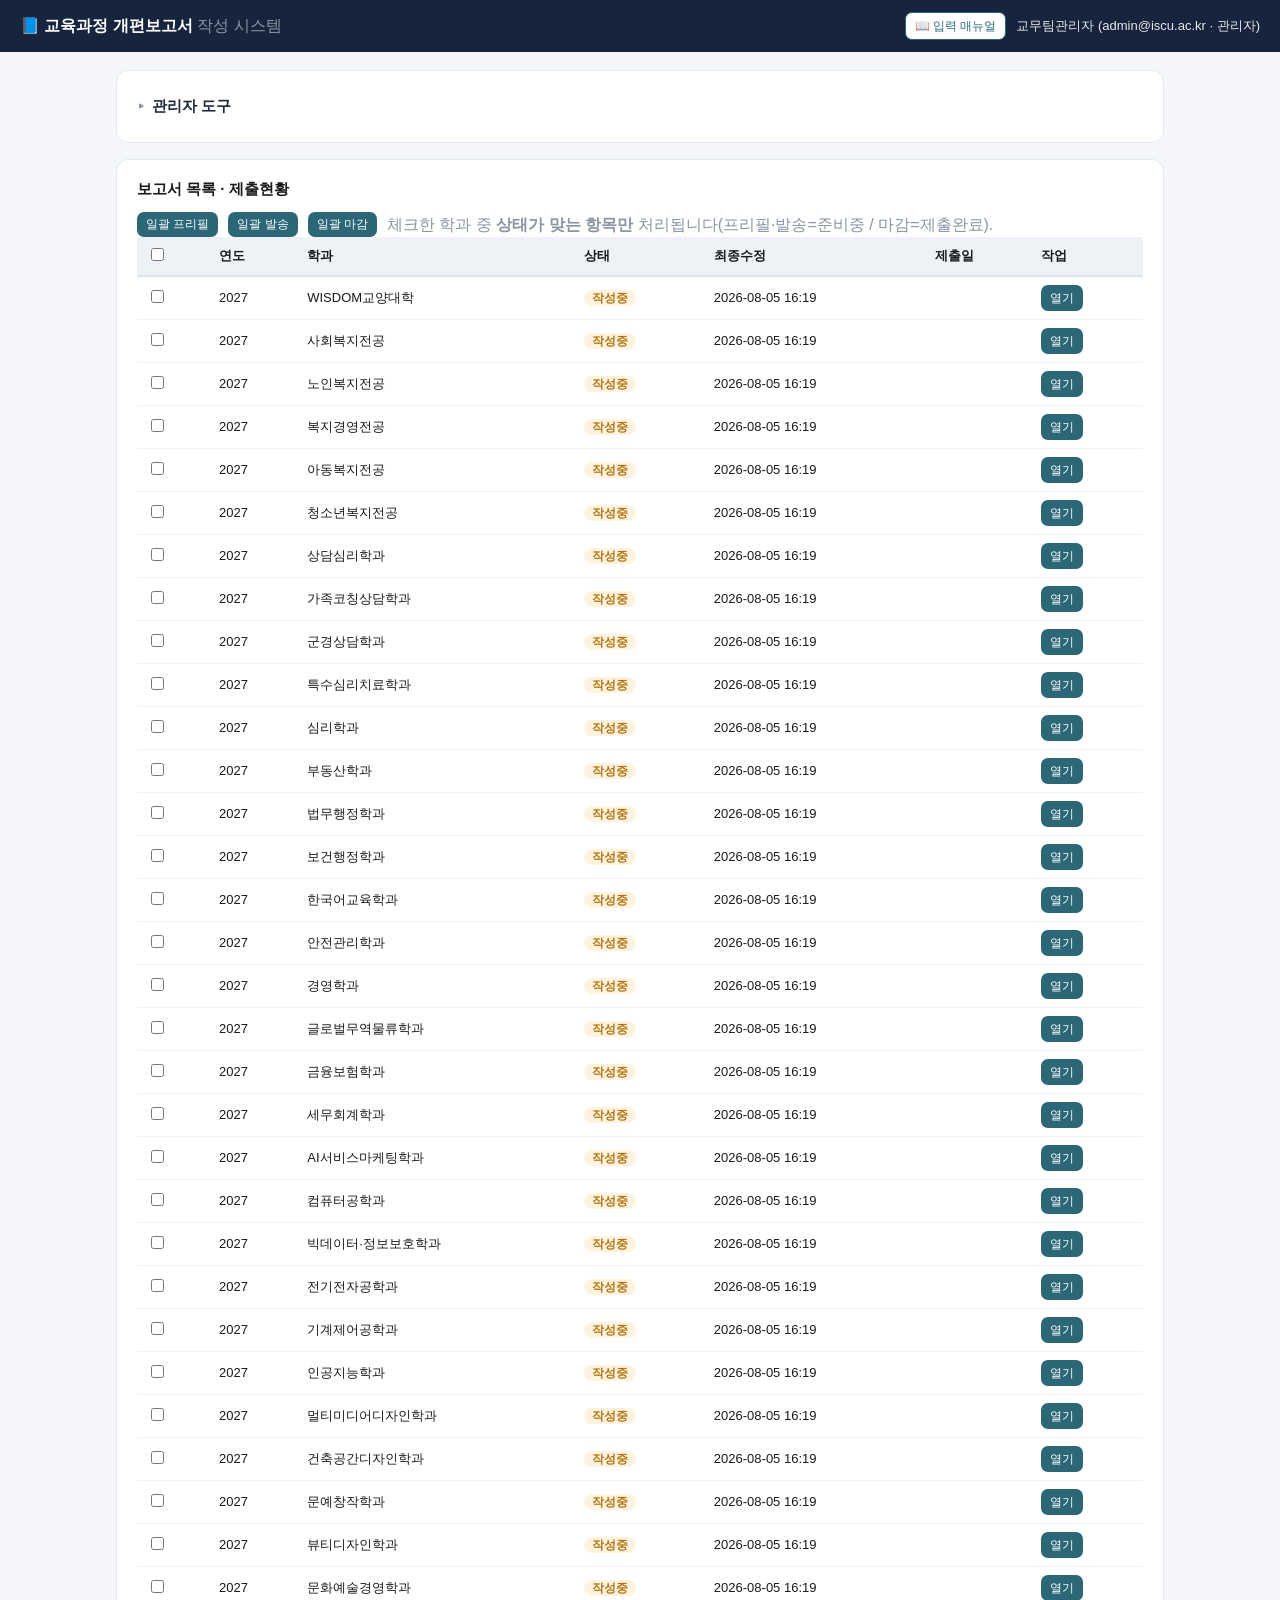
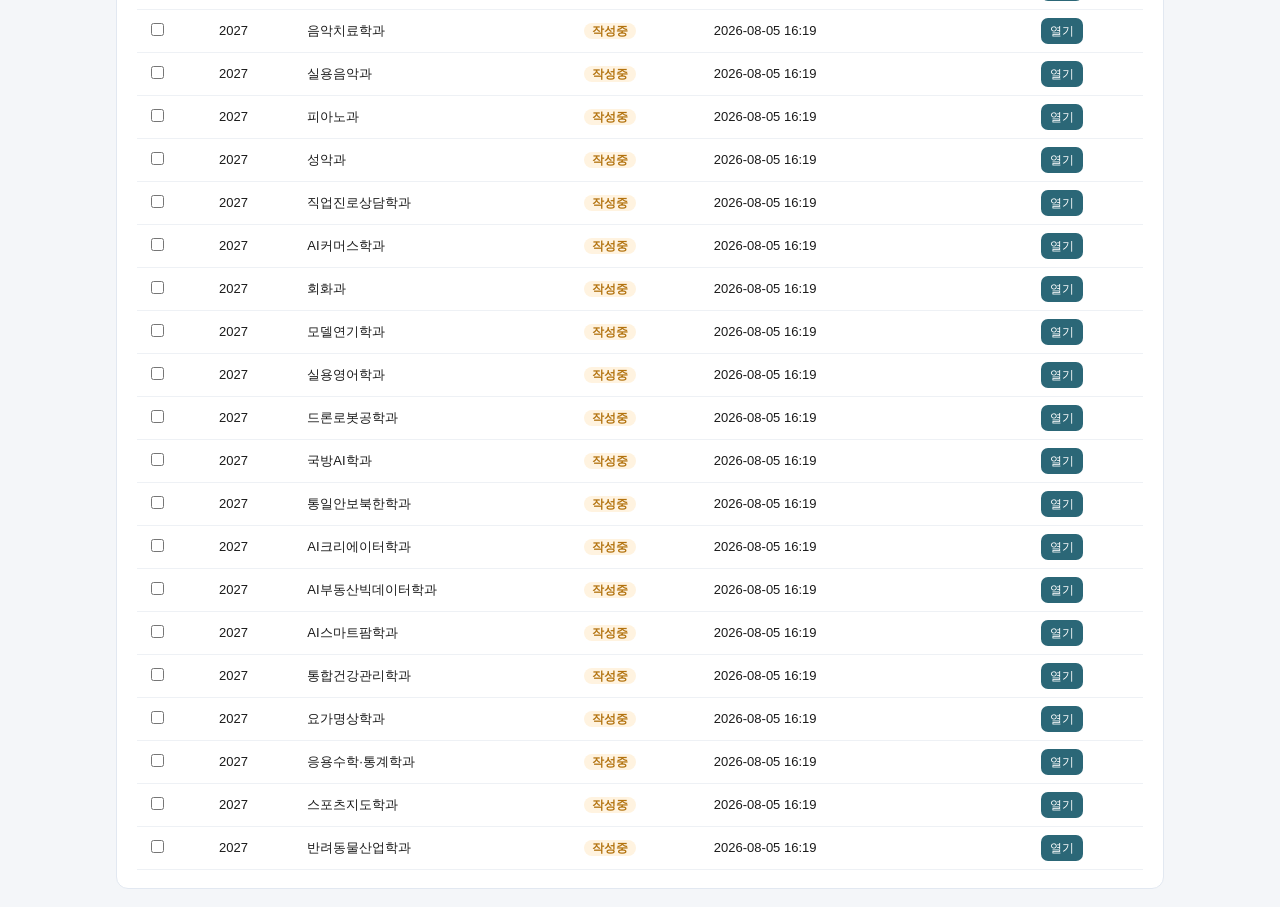
<file: index.html>
<!DOCTYPE html>
<!-- 파일: index.html — 로그인 · 보고서 목록 · 제출현황 대시보드 · (관리자)연도개시/계정관리 -->
<html lang="ko">
<head>
<meta charset="UTF-8">
<meta name="viewport" content="width=device-width, initial-scale=1">
<title>교육과정 개편보고서 작성 시스템</title>
<link rel="stylesheet" href="ui.css">
</head>
<body data-page="index">

<header class="topbar">
  <div class="brand">📘 교육과정 개편보고서 <span class="muted">작성 시스템</span></div>
  <div class="row">
    <a class="btn ghost sm" href="manual.html" target="_blank" rel="noopener">📖 입력 매뉴얼</a>
    <div id="who" class="who"></div>
  </div>
</header>

<!-- 로그인 -->
<section id="loginBox" class="loginbox">
  <h2>로그인</h2>
  <p class="muted">서울사이버대학교 <b>iscu.ac.kr</b> 계정으로 로그인하세요.</p>
  <div id="gsiButton"></div>
</section>

<!-- 본문 -->
<main id="app" style="display:none">

  <!-- 관리자 패널 (아코디언: 기본 접힘) -->
  <section id="adminPanel" class="card" style="display:none">
    <details class="acc">
      <summary class="acc-h">관리자 도구</summary>
      <div class="row" style="margin-top:10px">
        <label>연도 개시 <input id="openYear" type="number" placeholder="2027" style="width:90px"></label>
        <details class="acc" style="flex-basis:100%">
          <summary class="acc-h sm">학과 선택 (연도 개시 대상) — 펼쳐서 체크</summary>
          <div id="deptChecks" class="chks" style="margin-top:6px"></div>
        </details>
        <button class="btn" onclick="IndexPage.openYear()">보고서 생성</button>
        <button class="btn ghost" onclick="IndexPage.openAccounts()">계정 관리</button>
      </div>
    </details>
  </section>

  <!-- 제출현황 대시보드 -->
  <section class="card">
    <h3>보고서 목록 · 제출현황</h3>
    <!-- 관리자 전용 일괄 작업 툴바 (개별 행 버튼은 그대로 유지) -->
    <div id="bulkBar" class="row" style="display:none">
      <button class="btn sm" onclick="IndexPage.bulkPrefill()">일괄 프리필</button>
      <button class="btn sm" onclick="IndexPage.bulkSend()">일괄 발송</button>
      <button class="btn sm" onclick="IndexPage.bulkClose()">일괄 마감</button>
      <span class="muted">체크한 학과 중 <b>상태가 맞는 항목만</b> 처리됩니다(프리필·발송=준비중 / 마감=제출완료).</span>
    </div>
    <table class="grid">
      <thead><tr>
        <th id="chkHead" style="display:none"><input type="checkbox" id="chkAll" onclick="IndexPage.toggleAll(this)"></th>
        <th>연도</th><th>학과</th><th>상태</th><th>최종수정</th><th>제출일</th><th>작업</th>
      </tr></thead>
      <tbody id="reportBody"></tbody>
    </table>
  </section>
</main>

<!-- 계정관리 모달 -->
<div id="accountModal" class="modal" style="display:none">
  <div class="modal-box">
    <h3>담당자 계정 관리 (ACCESS)</h3>
    <p class="muted">시트를 직접 편집해도 즉시 반영됩니다. 삭제 대신 사용여부(useYn)=N 으로 관리하세요. <b>학과는 등록 후 아래 표의 [학과 배정] 버튼으로 지정</b>합니다(관리자는 자동 전 학과).</p>
    <div class="form-grid">
      <input id="u_email" placeholder="이메일 @iscu.ac.kr">
      <input id="u_name" placeholder="이름">
      <select id="u_role"><option value="professor">교수자</option><option value="assistant">조교</option><option value="admin">관리자</option></select>
      <select id="u_submit"><option value="Y">제출가능</option><option value="N">제출불가</option></select>
      <select id="u_use"><option value="Y">사용</option><option value="N">미사용</option></select>
      <button class="btn" onclick="IndexPage.saveUser()">등록/수정</button>
    </div>
    <table class="grid">
      <thead><tr><th>이메일</th><th>이름</th><th>권한</th><th>담당 학과</th><th>제출</th><th>사용</th><th>학과 배정</th></tr></thead>
      <tbody id="userBody"></tbody>
    </table>
    <div class="right"><button class="btn ghost" onclick="document.getElementById('accountModal').style.display='none'">닫기</button></div>
  </div>
</div>

<div id="toast" class="toast"></div>

<script src="api.js"></script>
<script src="app.js"></script>
</body>
</html>
</file>
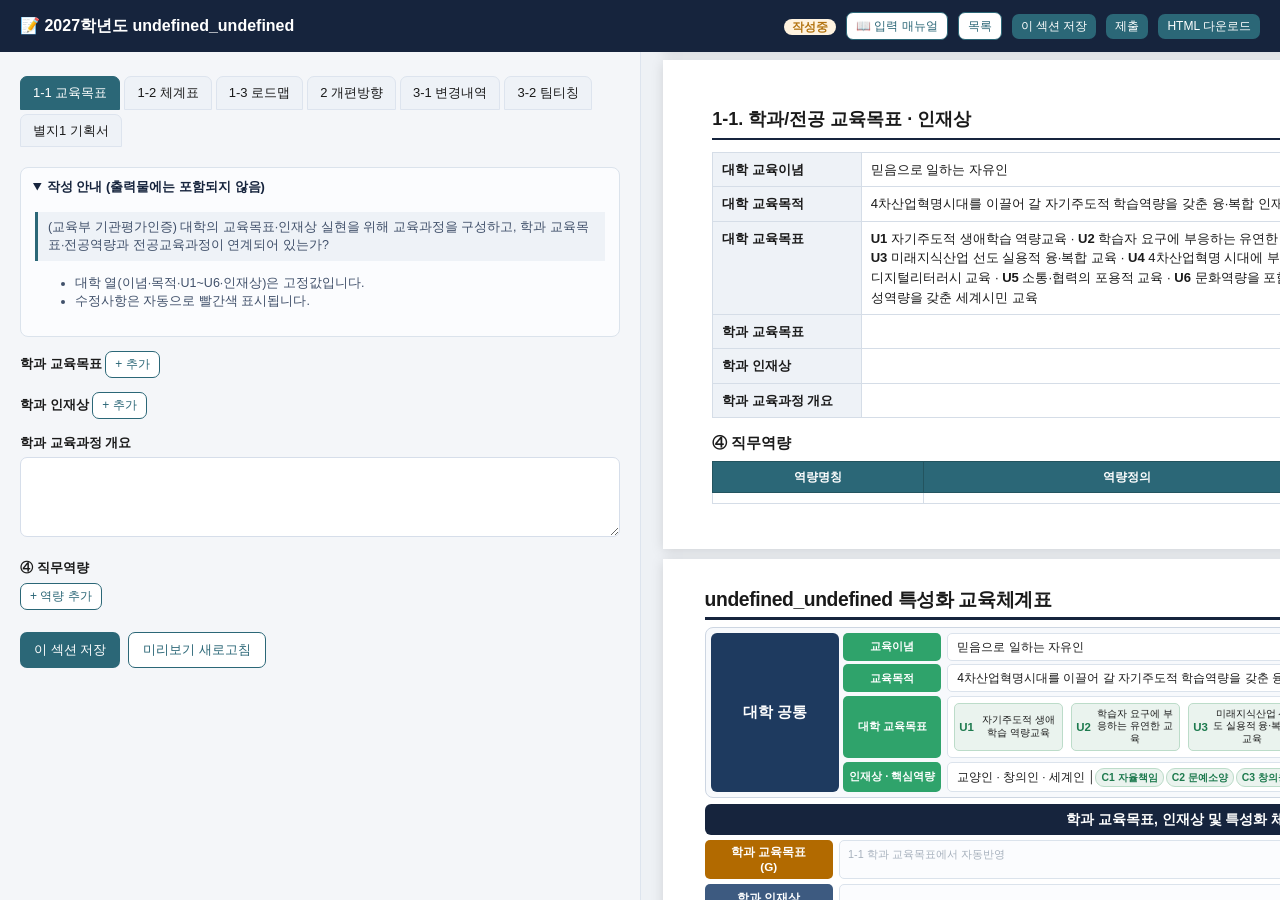
<file: edit.html>
<!DOCTYPE html>
<!-- 파일: edit.html — 섹션별 입력폼 + 실시간 미리보기 + 프리필/되돌리기/적색표시 + 작성안내 -->
<html lang="ko">
<head>
<meta charset="UTF-8">
<meta name="viewport" content="width=device-width, initial-scale=1">
<title>보고서 작성 — 교육과정 개편보고서</title>
<link rel="stylesheet" href="ui.css">
<link rel="stylesheet" href="report.css">
</head>
<body data-page="edit">

<header class="topbar">
  <div class="brand">📝 <span id="hdrTitle">보고서 작성</span></div>
  <div class="row">
    <span id="statusBadge"></span>
    <a class="btn ghost sm" href="manual.html" target="_blank" rel="noopener">📖 입력 매뉴얼</a>
    <a class="btn ghost sm" href="index.html">목록</a>
    <button class="btn sm" onclick="Edit.saveCurrent()">이 섹션 저장</button>
    <button class="btn sm" onclick="Edit.submit()">제출</button>
    <button class="btn sm" onclick="Edit.download()">HTML 다운로드</button>
  </div>
</header>

<div class="edit-wrap">
  <!-- 입력 -->
  <div class="edit-pane">
    <div class="tabbar" id="tabbar"></div>
    <div id="editBody"></div>
  </div>
  <!-- 미리보기(출력과 동일 마크업/CSS) -->
  <div class="preview-pane">
    <div class="report" id="preview"></div>
  </div>
</div>

<div id="toast" class="toast"></div>

<script src="api.js"></script>
<script src="app.js"></script>
<script src="render.js"></script>
<script>
/* =============================================================================
 * edit.html 전용 컨트롤러
 * ========================================================================== */

/* [설정] 작성 안내 문구 — 교무팀이 매년 쉽게 고칠 수 있도록 텍스트 상수로 분리(§C2).
 *  이 안내는 "입력 화면에만" 표시되고 출력물에는 절대 실리지 않는다. */
var GUIDES = {
  sec1_1: { cite: '(교육부 기관평가인증) 대학의 교육목표·인재상 실현을 위해 교육과정을 구성하고, 학과 교육목표·전공역량과 전공교육과정이 연계되어 있는가?',
            tips: ['대학 열(이념·목적·U1~U6·인재상)은 고정값입니다.', '수정사항은 자동으로 빨간색 표시됩니다.'] },
  sec1_2: { cite: '(교육부 기관평가인증) 학과별 교육목표 및 전공능력(역량)과 전공교육과정은 연계되어 있는가?',
            tips: ['학과 교육목표는 대표 3~4개만 작성.', '배양역량에 C코드 병기 필수.', '성과증거는 학생이 내보이는 산출물(만족도·수강생 수 불가).', '비교과는 온/오프 구분 표기.'] },
  sec1_3: { cite: '(교육부 역량진단평가지표) 교육과정 편성의 적절성 — 수준단계별 체계화, 트렌드 반영여부.',
            tips: ['과목명만 기재. 1학년 과목도 필요시 상위 난이도 배치 가능.', '동시 개설학기는 학기마다 표기하되, "1학기/하계학기 각각 개설 시 1번만 입력".'] },
  sec2:   { cite: '(교육부 기관평가인증) 학생·사회·학문적 요구를 반영해 교육과정을 지속 개선하고 있는가?',
            tips: ['교육과정 변경이 있을 때만 작성. 없으면 "변경 없음" 체크.', '근거는 URL 기재(각주 자동번호). 교무처 제공 재학생 조사결과는 제출 제외.'] },
  sec3_1: { cite: '변경사항 코드 ①신설 ②폐지 ③과목명변경 ④학기변경 ⑤학년변경 ⑥학점변경 ⑦주관학과변경. 신설·폐지는 1행 1건.',
            tips: ['①신설 선택 시 별지1 교과목기획서 작성 필요.', '교육과정작성표(엑셀)와 상이하지 않도록 확인(엑셀 우선).'] },
  sec3_2: { cite: '팀티칭: 복수 교원이 교과목 제작·운영. 강의제작 참여교원만 원반 주담당 가능.', tips: [] },
  sec3_3: { cite: '[별지1] 핵심역량 2~4개 체크 → 각 내 하위역량 1개 이상. 개설 타당성은 정량 결과 필수.',
            tips: ['교과목 한글명은 띄어쓰기 없이 15자 이하.'] }
};

var TABS = [
  { id: 'sec1_1', label: '1-1 교육목표' },
  { id: 'sec1_2', label: '1-2 체계표' },
  { id: 'sec1_3', label: '1-3 로드맵' },
  { id: 'sec2',   label: '2 개편방향' },
  { id: 'sec3_1', label: '3-1 변경내역' },
  { id: 'sec3_2', label: '3-2 팀티칭' },
  { id: 'sec3_3', label: '별지1 기획서' }
];

var Edit = (function () {
  var state = { reportId: '', data: null, section: 'sec1_1', baseUpdatedAt: '', locked: false, canSubmit: true };
  var previewTimer = null;

  function init() {
    state.reportId = U.param('report');
    Auth.init(function () { load(); });
  }

  function load() {
    API.call('me', {}).then(function (m) { state.canSubmit = (m.me.submitYn === 'Y'); });
    API.call('getReport', { reportId: state.reportId }).then(function (d) {
      state.data = d;
      state.baseUpdatedAt = d.meta.updatedAt || '';
      state.locked = (d.meta.status === '잠금');
      U.el('hdrTitle').textContent = d.meta.year + '학년도 ' + d.meta.deptName;
      U.el('statusBadge').innerHTML = U.statusBadge(d.meta.status);
      recoverBackups();          // 서버 저장분보다 최신인 로컬 백업이 있으면 복구 제안(§7-2)
      renderTabs();
      show('sec1_1');            // show() 내부에서 refreshPreview() 수행(중복 호출 제거)
    }).catch(function (e) { U.toast(e.message || '불러오기 실패', true); });
  }

  /* 미저장 로컬 백업 복구: 서버 최종수정보다 나중에 백업된 섹션이 있으면 한 번만 확인 후 반영. */
  function recoverBackups() {
    var serverMs = Date.parse(state.baseUpdatedAt || '') || 0;
    var pending = [];
    TABS.forEach(function (t) {
      var bk = Backup.load(state.reportId, t.id);
      if (bk && bk.t > serverMs + 1000 && bk.payload) pending.push({ sec: t.id, bk: bk });
    });
    if (!pending.length) return;
    var names = pending.map(function (p) { return p.sec; }).join(', ');
    if (confirm('저장되지 않은 임시 백업이 있습니다(' + names + ').\n복구할까요? (취소하면 서버 저장본을 사용)')) {
      pending.forEach(function (p) { state.data[p.sec] = p.bk.payload; });
      U.toast('임시 백업을 복구했습니다. 확인 후 [이 섹션 저장] 하세요.');
    } else {
      pending.forEach(function (p) { Backup.clear(state.reportId, p.sec); });
    }
  }

  function renderTabs() {
    U.el('tabbar').innerHTML = TABS.map(function (t) {
      return '<div class="tab' + (t.id === state.section ? ' active' : '') + '" onclick="Edit.show(\'' + t.id + '\')">' + t.label + '</div>';
    }).join('');
  }

  function show(sec) {
    state.section = sec; renderTabs();
    var host = U.el('editBody');
    host.innerHTML = guideHtml(sec) + '<div id="secForm"></div>' + toolbarHtml();
    Editors[sec](U.el('secForm'));
    refreshPreview();          // 스페이서 포함 최신 미리보기 확보 후
    scrollPreviewTo(sec);      // 좌측 탭 이동 시 우측 미리보기도 해당 섹션으로 스크롤
  }

  /* 좌측 입력 탭을 바꾸면 우측 미리보기를 그 섹션 위치로 이동.
     미리보기 렌더 순서: [표지, 1-1, 1-2, 1-3, 2, 3-1, 3-2, 별지1…] (render.js buildReport 순서와 일치). */
  function scrollPreviewTo(sec) {
    var order = ['sec1_1', 'sec1_2', 'sec1_3', 'sec2', 'sec3_1', 'sec3_2', 'sec3_3'];
    var pos = order.indexOf(sec);
    if (pos < 0) return;
    var pane = document.querySelector('.preview-pane');
    var preview = U.el('preview');
    if (!pane || !preview) return;
    var sheets = preview.querySelectorAll('.sheet');
    var target = sheets[pos + 1];   // +1: 맨 앞 표지(cover)
    if (!target) return;            // 별지1이 비어 있으면 해당 시트 없음 → 이동 안 함
    var top = target.getBoundingClientRect().top - pane.getBoundingClientRect().top + pane.scrollTop;
    pane.scrollTo({ top: Math.max(0, top - 8), behavior: 'smooth' });
  }

  function guideHtml(sec) {
    var g = GUIDES[sec]; if (!g) return '';
    return '<details class="guide" open><summary>작성 안내 (출력물에는 포함되지 않음)</summary>' +
      '<div class="guide-body"><div class="cite">' + U.esc(g.cite) + '</div>' +
      '<ul>' + (g.tips || []).map(function (t) { return '<li>' + U.esc(t) + '</li>'; }).join('') + '</ul></div></details>';
  }
  function toolbarHtml() {
    return '<div class="toolbar"><button class="btn" onclick="Edit.saveCurrent()">이 섹션 저장</button>' +
      '<button class="btn ghost" onclick="Edit.refreshPreview()">미리보기 새로고침</button>' +
      (state.locked ? '<span class="warnmsg">마감된 보고서입니다(열람·다운로드만).</span>' : '') + '</div>';
  }

  /* 값 변경 시: 미리보기 갱신 + 로컬백업 */
  function touched() {
    clearTimeout(previewTimer);
    previewTimer = setTimeout(function () {
      refreshPreview();
      Backup.save(state.reportId, state.section, state.data[state.section]);
    }, 400);
  }
  function refreshPreview() {
    // 끝에 여백(스페이서)을 두어 마지막 쪽 섹션도 미리보기 상단까지 스크롤될 수 있게 함(출력물엔 무관 — 화면 전용).
    U.el('preview').innerHTML = Render.buildReport(state.data) +
      '<div class="preview-spacer" aria-hidden="true" style="height:75vh"></div>';
  }

  /* 저장 */
  function saveCurrent() {
    if (state.locked) return U.toast('마감된 보고서입니다.', true);
    var sec = state.section;
    var payload = Serialize[sec] ? Serialize[sec]() : state.data[sec];
    API.call('saveSection', { reportId: state.reportId, section: sec, payload: payload, baseUpdatedAt: state.baseUpdatedAt })
      .then(function (r) {
        state.baseUpdatedAt = r.updatedAt || state.baseUpdatedAt;
        Backup.clear(state.reportId, sec);
        U.toast('저장되었습니다.');
      }).catch(function (e) { U.toast(e.message || '저장 실패(로컬 백업 유지)', true); });
  }

  function submit() {
    if (!state.canSubmit) return U.toast('제출 권한이 없습니다(교수자에게 요청).', true);
    API.call('submitReport', { reportId: state.reportId }).then(function (r) {
      if (!r.submitted && r.warnings && r.warnings.length) {
        if (confirm('경고:\n- ' + r.warnings.join('\n- ') + '\n\n그래도 제출할까요?')) {
          API.call('submitReport', { reportId: state.reportId, confirm: true }).then(function () { U.toast('제출 완료'); load(); });
        }
      } else { U.toast('제출 완료'); load(); }
    }).catch(function (e) { U.toast(e.message || '제출 실패', true); });
  }

  function download() {
    API.call('exportPayload', { reportId: state.reportId }).then(function (d) { Render.download(d); });
  }

  return { init: init, show: show, saveCurrent: saveCurrent, submit: submit, download: download,
           refreshPreview: refreshPreview, state: state, touched: touched };
})();

/* ═══════════════════ 섹션 편집기 ═══════════════════ */
var Editors = {
  /* ── 1-1 ── */
  sec1_1: function (host) {
    var s = Edit.state.data.sec1_1;
    var h = '';
    h += listBlock('교육목표', s.goals, 'goal', '학과 교육목표');
    h += listBlock('인재상', s.talents, 'talent', '학과 인재상');
    var ovCh = s.overviewMeta && U.isChanged(s.overview, s.overviewMeta.prefillSnapshot);
    h += '<div class="field"><label>학과 교육과정 개요 ' +
         (s.overviewMeta && s.overviewMeta.isPrefilled ? (ovCh ? '<span class="badge-changed">수정됨</span> <button type="button" class="btn-revert" onclick="Editors._revertOverview()">되돌리기</button>' : '<span class="badge-prefill">전년도</span>') : '') +
         '</label><textarea class="' + (ovCh ? 'val-changed' : '') + '" oninput="Editors._ov(this.value)">' + U.esc(s.overview) + '</textarea></div>';
    // 직무역량
    h += '<div class="field"><label>④ 직무역량</label><div id="jobList"></div>' +
         '<button class="btn sm ghost" onclick="Editors._addJob()">+ 역량 추가</button></div>';
    host.innerHTML = h;
    renderList('goal'); renderList('talent'); renderJobs();
  },
  _ov: function (v) { Edit.state.data.sec1_1.overview = v; Edit.touched(); },
  _revertOverview: function () { var s = Edit.state.data.sec1_1; s.overview = s.overviewMeta.prefillSnapshot; Edit.show('sec1_1'); Edit.touched(); },
  _addJob: function () { Edit.state.data.sec1_1.jobCompetencies.push({ name: '', definition: '', prefillSnapshot: '', isPrefilled: false }); renderJobs(); },

  /* ── 1-2 ── */
  sec1_2: function (host) {
    var s = Edit.state.data.sec1_2;
    var uv = Edit.state.data.univ;
    if (!s.cert) s.cert = { microPrograms: [], microLinked: '', evidence: '' };
    if (!s.tracks) s.tracks = [];
    var hs = (s.headMeta && s.headMeta.snapshot) || null;   // 프리필 스냅샷(없으면 null=프리필 아님)
    // HEAD 필드(한 줄 특성화·마이크로디그리·성과증거)도 1-1/1-3처럼 전년도/수정됨 배지·적색·되돌리기 표시
    function headTag(field, cur, key) {
      if (!hs) return '';
      return (_ncmp(cur) !== _ncmp(hs[key] || ''))
        ? '<span class="badge-changed">수정됨</span> <button type="button" class="btn-revert" onclick="revertHead12(\'' + field + '\')">되돌리기</button>'
        : '<span class="badge-prefill">전년도</span>';
    }
    function headVc(cur, key) { return (hs && _ncmp(cur) !== _ncmp(hs[key] || '')) ? ' class="val-changed"' : ''; }
    var cert = s.cert;
    var progStr = (cert.microPrograms || []).join(' | ');
    var evStr = cert.evidence || '';
    var h = '';
    // 학과 목표 및 인재상 (모두 1-1 자동반영 읽기전용) — 순서: 교육목표(G) → 인재상 → 직무역량(J) → 특성화 한 줄
    h += '<div class="field"><label>학과 교육목표 (G) <span class="muted" style="font-size:11px">· 1-1 자동반영(읽기전용)</span></label><div id="g12Goals"></div></div>';
    h += '<div class="field"><label>학과 인재상 <span class="muted" style="font-size:11px">· 1-1 자동반영(읽기전용)</span></label><div id="t12List"></div></div>';
    h += '<div class="field"><label>학과 직무역량 (J) <span class="muted" style="font-size:11px">· 1-1 직무역량 명칭만 자동반영(읽기전용)</span></label><div id="j12List"></div></div>';
    h += '<div class="field"><label>학과 특성화 한 줄 ' + headTag('oneLine', s.oneLine, 'oneLine') + '</label><input type="text"' + headVc(s.oneLine, 'oneLine') + ' value="' + U.esc(s.oneLine) + '" oninput="Editors._s12(\'oneLine\',this.value)"></div>';
    // 특성화 트랙 본표 (동적 생성 · 최대 6)
    h += '<div class="field"><label>특성화 트랙 (내용 입력 시 생성 · 최대 6)</label><div id="g12List"></div>' +
         '<button class="btn sm ghost" onclick="Editors._addTrack()">+ 트랙 추가</button><div id="warn12" class="warnmsg"></div></div>';
    // 성과증거 및 학습성과 인증 (학과 1건)
    h += '<div class="field"><label>마이크로디그리·융합전공(과정명, 쉼표 구분) ' + headTag('microPrograms', progStr, 'microPrograms') + '</label>' +
         '<input type="text"' + headVc(progStr, 'microPrograms') + ' value="' + U.esc((cert.microPrograms || []).join(', ')) + '" oninput="Editors._cert(\'microPrograms\',this.value)"></div>' +
         '<div class="field"><label>연계 트랙·목표(G)·역량(C·J) ' + headTag('microLinked', cert.microLinked || '', 'microLinked') + '</label><input type="text"' + headVc(cert.microLinked || '', 'microLinked') + ' value="' + U.esc(cert.microLinked || '') + '" oninput="Editors._cert(\'microLinked\',this.value)"></div>' +
         '<div class="field"><label>성과증거(학생 산출물·수행·기록) ' + headTag('evidence', evStr, 'evidence') + '</label><input type="text"' + headVc(evStr, 'evidence') + ' value="' + U.esc(evStr) + '" oninput="Editors._cert(\'evidence\',this.value)"></div>';
    host.innerHTML = h;
    render12Goals(); render12Talents(); render12Jobs(); renderTracks(uv);
  },
  _s12: function (k, v) { Edit.state.data.sec1_2[k] = v; Edit.touched(); },
  _cert: function (k, v) { var c = Edit.state.data.sec1_2.cert || (Edit.state.data.sec1_2.cert = {}); c[k] = (k === 'microPrograms') ? v.split(',').map(function (x) { return x.trim(); }).filter(Boolean) : v; Edit.touched(); },
  _addTrack: function () { var t = Edit.state.data.sec1_2.tracks || (Edit.state.data.sec1_2.tracks = []); if (t.length >= 6) return U.toast('최대 6트랙입니다.', true); t.push({ no: 'T' + (t.length + 1), trackName: '', uCodes: [], gCodes: [], cCodes: [], jCodes: [], curriculum: { basic: '', advanced: '', applied: '' }, nonCurricular: '' }); renderTracks(Edit.state.data.univ); Edit.touched(); },

  /* ── 1-3 ── */
  sec1_3: function (host) {
    host.innerHTML = '<p class="muted">셀을 클릭해 과목을 추가하세요. 개·폐설 과목은 자동 적색 표시됩니다.</p><div id="rmGrid"></div>';
    renderRoadmap();
  },

  /* ── 2 ── */
  sec2: function (host) {
    var s = Edit.state.data.sec2;
    var m = Edit.state.data.meta;
    var h = '<label class="chk"><input type="checkbox" ' + (m.noChange2 ? 'checked' : '') + ' onchange="Editors._noChange(this.checked)"> 교육과정 변경 없음</label>';
    [['socialDemand', '① 산업체·사회적 요구 확인 방법 및 요구사항'], ['learnerDemand', '② 학습자 수요 확인 결과'], ['reformItems', '③ 개편 사항'], ['expectedEffect', '④ 개편 기대효과']].forEach(function (f) {
      h += '<div class="field"><label>' + f[1] + '</label><textarea oninput="Editors._s2(\'' + f[0] + '\',this.value)">' + U.esc(s[f[0]]) + '</textarea></div>';
    });
    h += '<div class="field"><label>근거문서(각주 자동번호)</label><div id="refList"></div>' +
      '<div class="row" style="margin-top:6px">' +
        '<button class="btn sm ghost" onclick="Editors._addRef()">+ URL 링크 추가</button>' +
        '<label class="btn sm ghost" style="margin:0;cursor:pointer">+ 파일 업로드<input type="file" style="display:none" onchange="Editors._uploadRef(this)"></label>' +
        '<span id="refUpMsg" class="muted" style="font-size:12px"></span>' +
      '</div>' +
      '<div class="muted" style="font-size:11.5px;margin-top:4px">업로드한 파일은 구글 드라이브의 「연도/학과」 폴더에 자동 저장되고, 위 목록에 링크로 추가됩니다.</div></div>';
    host.innerHTML = h; renderRefs();
  },
  _s2: function (k, v) { Edit.state.data.sec2[k] = v; Edit.touched(); },
  _uploadRef: function (input) {
    var file = input.files && input.files[0];
    if (!file) return;
    var msg = U.el('refUpMsg');
    if (file.size > 25 * 1024 * 1024) { U.toast('파일이 너무 큽니다(25MB 이하만 가능).', true); input.value = ''; return; }
    if (msg) msg.textContent = '업로드 중… ' + file.name;
    var reader = new FileReader();
    reader.onload = function () {
      var b64 = String(reader.result).split(',')[1] || '';   // "[data-uri]" 에서 XXXX 만
      API.call('uploadRef', { reportId: Edit.state.reportId, fileName: file.name, mimeType: file.type || 'application/octet-stream', dataBase64: b64 })
        .then(function (r) {
          input.value = '';
          if (r && r.mock) { if (msg) msg.textContent = '(연습모드) 실제 저장은 실가동 시 됩니다 — ' + (r.name || file.name); return; }
          Edit.state.data.sec2.refs.push({ label: r.name || file.name, url: r.url || '' });
          renderRefs(); Edit.touched();
          if (msg) msg.textContent = '저장 중… ' + (r.name || file.name);
          // 업로드 직후 2섹션(sec2)을 서버에 바로 저장 → 링크가 시트에 반영(미저장 이탈 시 고아 파일 방지)
          API.call('saveSection', { reportId: Edit.state.reportId, section: 'sec2', payload: Edit.state.data.sec2, baseUpdatedAt: Edit.state.baseUpdatedAt })
            .then(function (sr) { if (sr && sr.updatedAt) Edit.state.baseUpdatedAt = sr.updatedAt; if (msg) msg.textContent = '업로드·저장 완료 — ' + (r.name || file.name); })
            .catch(function (se) { if (msg) msg.textContent = '업로드됨(저장 실패 — 2섹션에서 [저장]을 눌러주세요): ' + (r.name || file.name); U.toast((se && se.message) || '저장 실패', true); });
        })
        .catch(function (e) { input.value = ''; if (msg) msg.textContent = ''; U.toast((e && e.message) || '업로드 실패', true); });
    };
    reader.readAsDataURL(file);
  },
  _noChange: function (v) {
    Edit.state.data.meta.noChange2 = v;
    API.call('saveSection', { reportId: Edit.state.reportId, section: 'meta', payload: { noChange2: v }, baseUpdatedAt: Edit.state.baseUpdatedAt })
      .then(function (r) { if (r && r.updatedAt) Edit.state.baseUpdatedAt = r.updatedAt; });
    Edit.touched();
  },
  _noChange3: function (v) {
    Edit.state.data.meta.noChange3 = v;
    API.call('saveSection', { reportId: Edit.state.reportId, section: 'meta', payload: { noChange3: v }, baseUpdatedAt: Edit.state.baseUpdatedAt })
      .then(function (r) { if (r && r.updatedAt) Edit.state.baseUpdatedAt = r.updatedAt; });
    Edit.touched();
  },
  _addRef: function () { Edit.state.data.sec2.refs.push({ label: '', url: '' }); renderRefs(); },

  /* ── 3-1 ── */
  sec3_1: function (host) {
    var m = Edit.state.data.meta;
    host.innerHTML = '<label class="chk"><input type="checkbox" ' + (m.noChange3 ? 'checked' : '') + ' onchange="Editors._noChange3(this.checked)"> 교육과정 변경 없음(3장 전체)</label>' +
      '<div id="t31" style="margin-top:10px"></div><button class="btn sm ghost" onclick="Editors._add31()">+ 행 추가</button>';
    render31();
  },
  _add31: function () { Edit.state.data.sec3_1.push({ before: {}, after: {}, changeType: '', reason: '', sameCourse: false, certRelated: false }); render31(); Edit.touched(); },

  /* ── 3-2 ── */
  sec3_2: function (host) {
    host.innerHTML = '<div id="t32"></div><button class="btn sm ghost" onclick="Editors._add32()">+ 행 추가</button>';
    render32();
  },
  _add32: function () { Edit.state.data.sec3_2.push({ name: '', credit: '', t1: {}, t2: {} }); render32(); Edit.touched(); },

  /* ── 별지1 ── */
  sec3_3: function (host) {
    host.innerHTML = '<p class="muted">①신설 과목 수만큼 작성합니다. 교과목 한글명은 띄어쓰기 없이 15자 이하.</p><div id="t33"></div><button class="btn sm ghost" onclick="Editors._add33()">+ 기획서 추가</button>';
    render33();
  },
  _add33: function () { Edit.state.data.sec3_3.push({ courseNameKo: '', courseNameEn: '', credit: '', certRelated: 'N', grade: '', type: '전공선택', terms: [], coreCompetencies: {}, jobCompetencies: [], rationale: '', outline: {}, linkage: '', certs: '', similarExisting: 'N', similarName: '', sameCourse: 'N' }); render33(); Edit.touched(); }
};

/* ── 1-1 리스트(교육목표/인재상) ── */
function listBlock(title, arr, kind, label) {
  return '<div class="field"><label>' + label + ' <button class="btn sm ghost" onclick="Editors._add(\'' + kind + '\')">+ 추가</button></label><div id="' + kind + 'List"></div></div>';
}
Editors._add = function (kind) {
  var arr = kind === 'goal' ? Edit.state.data.sec1_1.goals : Edit.state.data.sec1_1.talents;
  arr.push({ value: '', prefillSnapshot: '', isPrefilled: false, changed: false });
  renderList(kind);
};
function renderList(kind) {
  var arr = kind === 'goal' ? Edit.state.data.sec1_1.goals : Edit.state.data.sec1_1.talents;
  var host = U.el(kind + 'List'); if (!host) return;
  host.innerHTML = arr.map(function (it, i) {
    var ch = U.isChanged(it.value, it.prefillSnapshot);
    var tag = it.isPrefilled ? (ch ? '<span class="badge-changed">수정됨</span> <button type="button" class="btn-revert" onclick="revertItem(\'' + kind + '\',' + i + ')">되돌리기</button>' : '<span class="badge-prefill">전년도</span>') : '';
    return '<div class="inline"><input type="text" class="' + (ch ? 'val-changed' : '') + '" value="' + U.esc(it.value) + '" oninput="setItem(\'' + kind + '\',' + i + ',this.value)"> ' + tag +
      ' <button class="chip"><span class="x" onclick="delItem(\'' + kind + '\',' + i + ')">✕</span></button></div>';
  }).join('');
}
function setItem(kind, i, v) { var arr = kind === 'goal' ? Edit.state.data.sec1_1.goals : Edit.state.data.sec1_1.talents; arr[i].value = v; arr[i].changed = U.isChanged(v, arr[i].prefillSnapshot); renderListDebounced(kind); Edit.touched(); }
function delItem(kind, i) { var arr = kind === 'goal' ? Edit.state.data.sec1_1.goals : Edit.state.data.sec1_1.talents; arr.splice(i, 1); renderList(kind); Edit.touched(); }
function revertItem(kind, i) { var arr = kind === 'goal' ? Edit.state.data.sec1_1.goals : Edit.state.data.sec1_1.talents; arr[i].value = arr[i].prefillSnapshot; arr[i].changed = false; renderList(kind); Edit.touched(); }
var _rlTimer; function renderListDebounced(kind) { /* 입력 중 커서 유지: 배지만 갱신하도록 지연 */ clearTimeout(_rlTimer); _rlTimer = setTimeout(function () { renderList(kind); }, 600); }

/* ── 직무역량 ── */
function renderJobs() {
  var arr = Edit.state.data.sec1_1.jobCompetencies; var host = U.el('jobList'); if (!host) return;
  host.innerHTML = arr.map(function (j, i) {
    var ch = U.isChanged(j.definition, j.prefillSnapshot);
    var tag = j.isPrefilled ? (ch ? '<span class="badge-changed">수정됨</span>' : '<span class="badge-prefill">전년도</span>') : '';
    return '<div class="inline"><input type="text" placeholder="역량명칭" value="' + U.esc(j.name) + '" oninput="setJob(' + i + ',\'name\',this.value)" style="max-width:180px">' +
      '<input type="text" class="' + (ch ? 'val-changed' : '') + '" placeholder="역량정의" value="' + U.esc(j.definition) + '" oninput="setJob(' + i + ',\'definition\',this.value)"> ' + tag +
      ' <span class="x" onclick="delJob(' + i + ')">✕</span></div>';
  }).join('');
}
function setJob(i, k, v) { Edit.state.data.sec1_1.jobCompetencies[i][k] = v; Edit.touched(); }
function delJob(i) { Edit.state.data.sec1_1.jobCompetencies.splice(i, 1); renderJobs(); Edit.touched(); }

/* ── 1-2 인재상(읽기전용, 1-1 자동반영)·본표 ── */
/* 인재상은 1-1을 단일 원본으로 사용한다. 여기서는 1-1 값을 읽기전용으로 보여주기만 한다. */
function render12Talents() {
  var arr = (Edit.state.data.sec1_1 && Edit.state.data.sec1_1.talents) || [];
  var host = U.el('t12List'); if (!host) return;
  if (!arr.length) { host.innerHTML = '<span class="muted" style="font-size:12px">1-1에 인재상을 입력하면 여기에 표시됩니다.</span>'; return; }
  host.innerHTML = arr.map(function (t) {
    var v = (t && typeof t === 'object') ? t.value : t;
    return '<div class="inline"><input type="text" value="' + U.esc(v) + '" readonly disabled></div>';
  }).join('');
}

/* 학과 교육목표(G)·직무역량(J) — 1-1 자동반영(읽기전용) */
function render12Goals() {
  var arr = (Edit.state.data.sec1_1 && Edit.state.data.sec1_1.goals) || [];
  var host = U.el('g12Goals'); if (!host) return;
  if (!arr.length) { host.innerHTML = '<span class="muted" style="font-size:12px">1-1에 학과 교육목표를 입력하면 여기에 G코드로 표시됩니다.</span>'; return; }
  host.innerHTML = arr.map(function (g, i) {
    var v = (g && typeof g === 'object') ? g.value : g;
    return '<div class="inline"><b style="color:#b26a00;margin-right:6px">G' + (i + 1) + '</b><input type="text" value="' + U.esc(v) + '" readonly disabled></div>';
  }).join('');
}
function render12Jobs() {
  var arr = (Edit.state.data.sec1_1 && Edit.state.data.sec1_1.jobCompetencies) || [];
  var host = U.el('j12List'); if (!host) return;
  if (!arr.length) { host.innerHTML = '<span class="muted" style="font-size:12px">1-1에 직무역량을 입력하면 여기에 J코드(명칭)로 표시됩니다.</span>'; return; }
  host.innerHTML = arr.map(function (j, i) {
    var v = (j && typeof j === 'object') ? (j.name || j.value || '') : j;
    return '<div class="inline"><b style="color:#7b3f8f;margin-right:6px">J' + (i + 1) + '</b><input type="text" value="' + U.esc(v) + '" readonly disabled></div>';
  }).join('');
}
/* 특성화 트랙 본표(동적, 최대 6). U/G/C/J 코드 선택 + 선이수(기초→심화→응용) + 비교과. */
function renderTracks(uv) {
  var tracks = Edit.state.data.sec1_2.tracks || (Edit.state.data.sec1_2.tracks = []);
  var host = U.el('g12List'); if (!host) return;
  var uCodes = (uv.goals || []).map(function (g) { return g.code; });
  var cCodes = (uv.competencies || []).map(function (c) { return c.code; });
  var s11 = Edit.state.data.sec1_1 || {};
  var gCodes = (s11.goals || []).map(function (g, i) { return 'G' + (i + 1); });
  var jCodes = (s11.jobCompetencies || []).map(function (j, i) { return 'J' + (i + 1); });
  if (!tracks.length) { host.innerHTML = '<div class="muted" style="font-size:12px">아직 트랙이 없습니다. [+ 트랙 추가]로 생성하세요(최대 6).</div>'; validate12(); return; }
  host.innerHTML = tracks.map(function (r, i) {
    var ch = trackChanged12_(r);
    var vc = ch ? ' class="val-changed"' : '';
    var tag = r.prefillSnapshot ? (ch ? '<span class="badge-changed">수정됨</span> <button type="button" class="btn-revert" onclick="revertTrack(' + i + ')">되돌리기</button>' : '<span class="badge-prefill">전년도</span>') : '';
    return '<div class="card" style="padding:12px;margin-bottom:10px">' +
      '<div class="row"><b>' + U.esc(r.no || ('T' + (i + 1))) + '</b> ' + tag + ' <span class="x" onclick="delTrack(' + i + ')" style="margin-left:auto;cursor:pointer">✕ 트랙삭제</span></div>' +
      '<div class="field"><label>트랙명</label><input type="text"' + vc + ' value="' + U.esc(r.trackName) + '" oninput="setTrack(' + i + ',\'trackName\',this.value)"></div>' +
      '<div class="field"><label>연계 대학 교육목표(U)</label>' + codeChips(uCodes, r.uCodes, 'u', i) + '</div>' +
      '<div class="field"><label>연계 학과 교육목표(G)</label>' + (gCodes.length ? codeChips(gCodes, r.gCodes, 'g', i) : '<span class="muted" style="font-size:11px">1-1 교육목표를 입력하면 선택지가 생깁니다.</span>') + '</div>' +
      '<div class="field"><label>배양 역량 — 핵심역량(C)</label>' + codeChips(cCodes, r.cCodes, 'c', i) + '</div>' +
      '<div class="field"><label>배양 역량 — 직무역량(J)</label>' + (jCodes.length ? codeChips(jCodes, r.jCodes, 'j', i) : '<span class="muted" style="font-size:11px">1-1 직무역량을 입력하면 선택지가 생깁니다.</span>') + '</div>' +
      '<div class="field"><label>교육과정 기초(선이수)</label><input type="text"' + vc + ' value="' + U.esc(r.curriculum.basic) + '" oninput="setCurT(' + i + ',\'basic\',this.value)"></div>' +
      '<div class="field"><label>교육과정 심화(선이수)</label><input type="text"' + vc + ' value="' + U.esc(r.curriculum.advanced) + '" oninput="setCurT(' + i + ',\'advanced\',this.value)"></div>' +
      '<div class="field"><label>교육과정 응용(선이수)</label><input type="text"' + vc + ' value="' + U.esc(r.curriculum.applied) + '" oninput="setCurT(' + i + ',\'applied\',this.value)"></div>' +
      '<div class="field"><label>비교과·현장연계(온/오프 표기)</label><input type="text"' + vc + ' value="' + U.esc(r.nonCurricular) + '" oninput="setTrack(' + i + ',\'nonCurricular\',this.value)"></div>' +
      '</div>';
  }).join('');
  validate12();
}
/* 공백/탭 정규화 비교 헬퍼(백엔드 normalizeCmp_ 와 동일 규칙). */
function _ncmp(x) { return String(x == null ? '' : x).replace(/[ \t]+/g, ' ').replace(/^\s+|\s+$/g, ''); }
/* 1-2 트랙행이 프리필 스냅샷과 달라졌는지(어느 필드든). 백엔드 trackDiffers12_ 와 동일 규칙. */
function trackChanged12_(r) {
  var s = r.prefillSnapshot; if (!s) return false;
  var t = _ncmp;
  function a(x) { return (x || []).slice().sort().join(','); }
  var cur = r.curriculum || {};
  return t(r.trackName) !== t(s.trackName) || a(r.uCodes) !== a(s.uCodes) || a(r.gCodes) !== a(s.gCodes) ||
    a(r.cCodes) !== a(s.cCodes) || a(r.jCodes) !== a(s.jCodes) ||
    t(cur.basic) !== t(s.basic) || t(cur.advanced) !== t(s.advanced) || t(cur.applied) !== t(s.applied) ||
    t(r.nonCurricular) !== t(s.nonCurricular);
}
/* HEAD 필드(한 줄 특성화·마이크로디그리·성과증거)를 프리필 스냅샷 값으로 되돌림. */
function revertHead12(field) {
  var s = Edit.state.data.sec1_2; var hs = s.headMeta && s.headMeta.snapshot; if (!hs) return;
  var c = s.cert || (s.cert = {});
  if (field === 'oneLine') { s.oneLine = hs.oneLine || ''; }
  else if (field === 'microPrograms') { c.microPrograms = (hs.microPrograms || '').split('|').map(function (x) { return x.trim(); }).filter(Boolean); }
  else if (field === 'microLinked') { c.microLinked = hs.microLinked || ''; }
  else if (field === 'evidence') { c.evidence = hs.evidence || ''; }
  Edit.show('sec1_2'); Edit.touched();
}
/* 트랙 전체를 프리필 스냅샷으로 되돌림. */
function revertTrack(i) {
  var r = Edit.state.data.sec1_2.tracks[i]; var s = r.prefillSnapshot; if (!s) return;
  r.trackName = s.trackName; r.uCodes = (s.uCodes || []).slice(); r.gCodes = (s.gCodes || []).slice();
  r.cCodes = (s.cCodes || []).slice(); r.jCodes = (s.jCodes || []).slice();
  r.curriculum = { basic: s.basic, advanced: s.advanced, applied: s.applied };
  r.nonCurricular = s.nonCurricular;
  renderTracks(Edit.state.data.univ); Edit.touched();
}
var _rgTimer; function renderTracksDebounced() { clearTimeout(_rgTimer); _rgTimer = setTimeout(function () { renderTracks(Edit.state.data.univ); }, 600); }
function codeChips(all, selected, kind, rowIdx) {
  return '<div>' + all.map(function (code) {
    var on = (selected || []).indexOf(code) > -1;
    return '<span class="codechip ' + (on ? 'on' : '') + '" onclick="toggleCode(' + rowIdx + ',\'' + kind + '\',\'' + code + '\')">' + code + '</span>';
  }).join('') + '</div>';
}
function toggleCode(i, kind, code) {
  var r = Edit.state.data.sec1_2.tracks[i];
  var key = kind === 'u' ? 'uCodes' : kind === 'g' ? 'gCodes' : kind === 'j' ? 'jCodes' : 'cCodes';
  var arr = r[key] || (r[key] = []); var p = arr.indexOf(code);
  if (p > -1) arr.splice(p, 1); else arr.push(code);
  renderTracks(Edit.state.data.univ); Edit.touched();
}
function setTrack(i, k, v) { Edit.state.data.sec1_2.tracks[i][k] = v; validate12(); renderTracksDebounced(); Edit.touched(); }
function setCurT(i, k, v) { Edit.state.data.sec1_2.tracks[i].curriculum[k] = v; validate12(); renderTracksDebounced(); Edit.touched(); }
function delTrack(i) { Edit.state.data.sec1_2.tracks.splice(i, 1); renderTracks(Edit.state.data.univ); Edit.touched(); }
function validate12() {
  var tracks = Edit.state.data.sec1_2.tracks || []; var w = [];
  if (tracks.length > 6) w.push('트랙이 ' + tracks.length + '개입니다(최대 6).');
  tracks.forEach(function (r, i) {
    var cur = r.curriculum || {};
    var no = r.no || ('T' + (i + 1));
    if (!r.trackName) w.push(no + ': 트랙명이 비었습니다.');
    if (!cur.basic && !cur.advanced && !cur.applied) w.push(no + ': 교육과정(기초·심화·응용)이 모두 비었습니다.');
    if (!(r.cCodes || []).length && !(r.jCodes || []).length) w.push(no + ': 배양역량(C 또는 J)이 없습니다.');
  });
  var host = U.el('warn12'); if (host) host.innerHTML = w.map(function (x) { return '⚠ ' + U.esc(x); }).join('<br>');
}

/* ── 1-3 로드맵 그리드 ── */
function renderRoadmap() {
  var grades = [1, 2, 3, 4], terms = ['1학기+하계', '2학기+동계'], levels = ['Lv1', 'Lv2', 'Lv3'];
  var cells = Edit.state.data.sec1_3.cells;
  function levelKey(l) { var s = String(l || ''); if (s.indexOf('기초') === 0 || s.toLowerCase() === 'lv1') return 'Lv1'; if (s.indexOf('심화') === 0 || s.toLowerCase() === 'lv2') return 'Lv2'; if (s.indexOf('응용') === 0 || s.toLowerCase() === 'lv3') return 'Lv3'; return s; }
  function cell(level, grade, term) {
    var found = cells.filter(function (c) { return levelKey(c.level) === levelKey(level) && Number(c.grade) === grade && c.term === term; })[0];
    if (!found) { found = { level: levelKey(level), grade: grade, term: term, courses: [] }; cells.push(found); }
    return found;
  }
  var head = '<tr><th></th>' + grades.map(function (g) { return '<th colspan="2">' + g + '학년</th>'; }).join('') + '</tr>' +
             '<tr><th></th>' + grades.map(function () { return '<th>1학기+하계</th><th>2학기+동계</th>'; }).join('') + '</tr>';
  var body = levels.map(function (lv) {
    var tds = '';
    grades.forEach(function (g) {
      terms.forEach(function (tm) {
        var c = cell(lv, g, tm);
        var chips = c.courses.map(function (co, ci) {
          var ch = co.changed || U.isChanged(co.name, co.prefillSnapshot);
          return '<span class="chip ' + (ch ? 'val-changed' : '') + '">' + U.esc(co.name) + (co.owner !== '주관' ? '(' + U.esc(co.owner) + ')' : '') +
            '<span class="x" onclick="rmDelCourse(\'' + lv + '\',' + g + ',\'' + tm + '\',' + ci + ')">✕</span></span>';
        }).join('');
        tds += '<td class="rmcell" onclick="rmAddCourse(\'' + lv + '\',' + g + ',\'' + tm + '\')">' + chips + '</td>';
      });
    });
    return '<tr><th class="lvcol">' + lv + '</th>' + tds + '</tr>';
  }).join('');
  U.el('rmGrid').innerHTML = '<table class="rm-table"><thead>' + head + '</thead><tbody>' + body + '</tbody></table>';
}
function rmAddCourse(level, grade, term) {
  var name = prompt('과목명을 입력하세요'); if (!name) return;
  var owner = prompt('개설구분: 주관 / 공통 / 타과활용', '주관') || '주관';
  var cells = Edit.state.data.sec1_3.cells;
  function levelKey(l) { var s = String(l || ''); if (s.indexOf('기초') === 0 || s.toLowerCase() === 'lv1') return 'Lv1'; if (s.indexOf('심화') === 0 || s.toLowerCase() === 'lv2') return 'Lv2'; if (s.indexOf('응용') === 0 || s.toLowerCase() === 'lv3') return 'Lv3'; return s; }
  var c = cells.filter(function (x) { return levelKey(x.level) === levelKey(level) && Number(x.grade) === grade && x.term === term; })[0];
  if (!c) { c = { level: levelKey(level), grade: grade, term: term, courses: [] }; cells.push(c); }
  c.courses.push({ name: name, owner: owner, prefillSnapshot: '', isPrefilled: false, changed: true });
  renderRoadmap(); Edit.touched();
}
function rmDelCourse(level, grade, term, ci) {
  var cells = Edit.state.data.sec1_3.cells;
  function levelKey(l) { var s = String(l || ''); if (s.indexOf('기초') === 0 || s.toLowerCase() === 'lv1') return 'Lv1'; if (s.indexOf('심화') === 0 || s.toLowerCase() === 'lv2') return 'Lv2'; if (s.indexOf('응용') === 0 || s.toLowerCase() === 'lv3') return 'Lv3'; return s; }
  var c = cells.filter(function (x) { return levelKey(x.level) === levelKey(level) && Number(x.grade) === grade && x.term === term; })[0];
  if (c) { c.courses.splice(ci, 1); renderRoadmap(); Edit.touched(); }
}

/* ── 2 근거 ── */
function renderRefs() {
  var arr = Edit.state.data.sec2.refs; var host = U.el('refList'); if (!host) return;
  host.innerHTML = arr.map(function (r, i) {
    return '<div class="inline"><input type="text" placeholder="설명" value="' + U.esc(r.label) + '" oninput="setRef(' + i + ',\'label\',this.value)" style="max-width:200px">' +
      '<input type="text" placeholder="https://" value="' + U.esc(r.url) + '" oninput="setRef(' + i + ',\'url\',this.value)"> <span class="x" onclick="delRef(' + i + ')">✕</span></div>';
  }).join('');
}
function setRef(i, k, v) { Edit.state.data.sec2.refs[i][k] = v; Edit.touched(); }
function delRef(i) { Edit.state.data.sec2.refs.splice(i, 1); renderRefs(); Edit.touched(); }

/* ── 3-1 ── */
/* 3-1 드롭다운 헬퍼: [value,label] 배열 또는 문자열 배열을 받아 select HTML 생성 */
function sel31(i, grp, key, cur, options, placeholder) {
  var o = '<option value="">' + placeholder + '</option>' + options.map(function (op) {
    var val = (op instanceof Array) ? op[0] : op, lab = (op instanceof Array) ? op[1] : op;
    return '<option value="' + U.esc(val) + '"' + (String(cur) === String(val) ? ' selected' : '') + '>' + U.esc(lab) + '</option>';
  }).join('');
  return '<select onchange="set31(' + i + ',\'' + grp + '\',\'' + key + '\',this.value)">' + o + '</select>';
}
function render31() {
  var arr = Edit.state.data.sec3_1; var host = U.el('t31'); if (!host) return;
  var TYPES = ['전공필수', '전공선택', '교양필수', '교양선택', '일반선택'];
  var GRADES = [['1', '1학년'], ['2', '2학년'], ['3', '3학년'], ['4', '4학년']];
  var TERMS = ['1학기', '2학기'];
  host.innerHTML = arr.map(function (r, i) {
    var b = r.before, a = r.after;
    return '<div class="card" style="padding:12px;margin-bottom:10px"><div class="row"><b>연번 ' + (i + 1) + '</b><span class="x" onclick="del31(' + i + ')" style="margin-left:auto;cursor:pointer">✕</span></div>' +
      '<div class="muted" style="font-size:12px;margin:6px 0 2px">기존 교육과정</div>' +
      '<div class="row"><input placeholder="기존 과목명" value="' + U.esc(b.name) + '" oninput="set31(' + i + ',\'before\',\'name\',this.value)">' +
        '<input placeholder="학점" style="width:80px" value="' + U.esc(b.credit) + '" oninput="set31(' + i + ',\'before\',\'credit\',this.value)"></div>' +
      '<div class="row">' + sel31(i, 'before', 'type', b.type, TYPES, '이수구분') + sel31(i, 'before', 'grade', b.grade, GRADES, '학년') + sel31(i, 'before', 'term', b.term, TERMS, '학기') + '</div>' +
      '<div class="muted" style="font-size:12px;margin:8px 0 2px">변경 교육과정</div>' +
      '<div class="row"><input placeholder="변경 과목명" value="' + U.esc(a.name) + '" oninput="set31(' + i + ',\'after\',\'name\',this.value)">' +
        '<input placeholder="영문명" value="' + U.esc(a.nameEn) + '" oninput="set31(' + i + ',\'after\',\'nameEn\',this.value)"></div>' +
      '<div class="row"><input placeholder="학점" style="width:80px" value="' + U.esc(a.credit) + '" oninput="set31(' + i + ',\'after\',\'credit\',this.value)">' +
        sel31(i, 'after', 'type', a.type, TYPES, '이수구분') + sel31(i, 'after', 'grade', a.grade, GRADES, '학년') + sel31(i, 'after', 'term', a.term, TERMS, '학기') + '</div>' +
      '<div class="row"><select onchange="set31c(' + i + ',this.value)"><option value="">변경사항</option>' +
        ['①신설', '②폐지', '③과목명변경', '④학기변경', '⑤학년변경', '⑥학점변경', '⑦주관학과변경'].map(function (o) { return '<option ' + (r.changeType === o ? 'selected' : '') + '>' + o + '</option>'; }).join('') + '</select>' +
        '<label class="chk"><input type="checkbox" ' + (r.sameCourse ? 'checked' : '') + ' onchange="set31b(' + i + ',\'sameCourse\',this.checked)"> 동일교과</label>' +
        '<label class="chk"><input type="checkbox" ' + (r.certRelated ? 'checked' : '') + ' onchange="set31b(' + i + ',\'certRelated\',this.checked)"> 자격증관련</label></div>' +
      '<textarea placeholder="변경 사유(구체적으로)" oninput="set31(' + i + ',null,\'reason\',this.value)">' + U.esc(r.reason) + '</textarea>' +
      (r.changeType === '①신설' ? '<div class="warnmsg">①신설 → 별지1 교과목기획서 작성이 필요합니다.</div>' : '') +
      '</div>';
  }).join('');
}
function set31(i, grp, k, v) { var r = Edit.state.data.sec3_1[i]; if (grp) r[grp][k] = v; else r[k] = v; Edit.touched(); }
function set31c(i, v) { Edit.state.data.sec3_1[i].changeType = v; render31(); Edit.touched(); }
function set31b(i, k, v) { Edit.state.data.sec3_1[i][k] = v; Edit.touched(); }
function del31(i) { Edit.state.data.sec3_1.splice(i, 1); render31(); Edit.touched(); }

/* ── 3-2 ── */
function render32() {
  var arr = Edit.state.data.sec3_2; var host = U.el('t32'); if (!host) return;
  host.innerHTML = arr.map(function (r, i) {
    var t1 = r.t1 || (r.t1 = {}), t2 = r.t2 || (r.t2 = {});
    return '<div class="card" style="padding:12px;margin-bottom:10px"><div class="row"><b>연번 ' + (i + 1) + '</b><span class="x" onclick="del32(' + i + ')" style="margin-left:auto;cursor:pointer">✕</span></div>' +
      '<div class="row"><input placeholder="과목명" value="' + U.esc(r.name) + '" oninput="set32(' + i + ',null,\'name\',this.value)"><input placeholder="학점" style="width:80px" value="' + U.esc(r.credit) + '" oninput="set32(' + i + ',null,\'credit\',this.value)"></div>' +
      '<div class="row"><input placeholder="교원1 이름" value="' + U.esc(t1.name) + '" oninput="set32(' + i + ',\'t1\',\'name\',this.value)"><input placeholder="주차 ex 1~7주차" value="' + U.esc(t1.weeks) + '" oninput="set32(' + i + ',\'t1\',\'weeks\',this.value)"><label class="chk"><input type="checkbox" ' + (t1.isFullTime ? 'checked' : '') + ' onchange="set32b(' + i + ',\'t1\',this.checked)">전임</label></div>' +
      '<div class="row"><input placeholder="교원2 이름" value="' + U.esc(t2.name) + '" oninput="set32(' + i + ',\'t2\',\'name\',this.value)"><input placeholder="주차" value="' + U.esc(t2.weeks) + '" oninput="set32(' + i + ',\'t2\',\'weeks\',this.value)"><label class="chk"><input type="checkbox" ' + (t2.isFullTime ? 'checked' : '') + ' onchange="set32b(' + i + ',\'t2\',this.checked)">전임</label></div></div>';
  }).join('');
}
function set32(i, grp, k, v) { var r = Edit.state.data.sec3_2[i]; if (grp) r[grp][k] = v; else r[k] = v; Edit.touched(); }
function set32b(i, grp, v) { Edit.state.data.sec3_2[i][grp].isFullTime = v; Edit.touched(); }
function del32(i) { Edit.state.data.sec3_2.splice(i, 1); render32(); Edit.touched(); }

/* ── 별지1 ── */
function render33() {
  var arr = Edit.state.data.sec3_3; var host = U.el('t33'); if (!host) return;
  var uv = Edit.state.data.univ;
  host.innerHTML = arr.map(function (r, i) {
    var nameErr = r.courseNameKo && (/\s/.test(r.courseNameKo) || r.courseNameKo.length > 15);
    var coreTable = (uv.competencies || []).map(function (c) {
      var subs = (c.subs || []).map(function (sub) {
        var on = ((r.coreCompetencies[c.name] || []).indexOf(sub) > -1);
        return '<span class="codechip ' + (on ? 'on' : '') + '" onclick="toggleSub(' + i + ',\'' + c.name + '\',\'' + sub + '\')">' + U.esc(sub) + '</span>';
      }).join('');
      return '<tr><th>' + c.code + ' ' + U.esc(c.name) + '</th><td>' + subs + '</td></tr>';
    }).join('');
    return '<div class="card" style="padding:12px;margin-bottom:10px"><div class="row"><b>기획서 ' + (i + 1) + '</b><span class="x" onclick="del33(' + i + ')" style="margin-left:auto;cursor:pointer">✕</span></div>' +
      '<div class="row"><input placeholder="한글명(공백X,15자↓)" class="' + (nameErr ? 'val-changed' : '') + '" value="' + U.esc(r.courseNameKo) + '" oninput="set33(' + i + ',\'courseNameKo\',this.value)"><input placeholder="영문명" value="' + U.esc(r.courseNameEn) + '" oninput="set33(' + i + ',\'courseNameEn\',this.value)"></div>' +
      (nameErr ? '<div class="warnmsg">한글명은 띄어쓰기 없이 15자 이하여야 합니다.</div>' : '') +
      '<div class="row"><input placeholder="학점" style="width:70px" value="' + U.esc(r.credit) + '" oninput="set33(' + i + ',\'credit\',this.value)">' +
        '<select onchange="set33(' + i + ',\'grade\',this.value)"><option value="">학년</option>' + [['1', '1학년'], ['2', '2학년'], ['3', '3학년'], ['4', '4학년']].map(function (g) { return '<option value="' + g[0] + '"' + (parseInt(r.grade, 10) === Number(g[0]) ? ' selected' : '') + '>' + g[1] + '</option>'; }).join('') + '</select>' +
        '<select onchange="set33(' + i + ',\'type\',this.value)"><option ' + (r.type === '전공선택' ? 'selected' : '') + '>전공선택</option><option ' + (r.type === '교양선택' ? 'selected' : '') + '>교양선택</option></select>' +
        '<select onchange="set33(' + i + ',\'certRelated\',this.value)"><option value="N" ' + (r.certRelated === 'N' ? 'selected' : '') + '>자격증 N</option><option value="Y" ' + (r.certRelated === 'Y' ? 'selected' : '') + '>자격증 Y</option></select></div>' +
      '<div class="field"><label>개설학기</label>' + ['1학기', '하계', '2학기', '동계'].map(function (t) {
        return '<label class="chk"><input type="checkbox" ' + ((r.terms || []).indexOf(t) > -1 ? 'checked' : '') + ' onchange="toggleTerm(' + i + ',\'' + t + '\')"> ' + t + '</label>';
      }).join('') + '</div>' +
      '<div class="field"><label>핵심역량(2~4개 → 하위역량 1개↑)</label><table class="rm-table">' + coreTable + '</table></div>' +
      '<div class="field"><label>직무역량(쉼표 구분)</label><input value="' + U.esc((r.jobCompetencies || []).join(', ')) + '" oninput="set33list(' + i + ',\'jobCompetencies\',this.value)"></div>' +
      '<div class="field"><label>개설 타당성(정량 결과 필수)</label><textarea oninput="set33(' + i + ',\'rationale\',this.value)">' + U.esc(r.rationale) + '</textarea></div>' +
      '<div class="field"><label>과목 소개</label><textarea oninput="set33o(' + i + ',\'intro\',this.value)">' + U.esc(r.outline.intro) + '</textarea></div>' +
      '<div class="field"><label>개설 목적</label><textarea oninput="set33o(' + i + ',\'purpose\',this.value)">' + U.esc(r.outline.purpose) + '</textarea></div>' +
      '<div class="field"><label>교과 수준</label><input value="' + U.esc(r.outline.level) + '" oninput="set33o(' + i + ',\'level\',this.value)"></div>' +
      '<div class="field"><label>역량 연계성</label><textarea oninput="set33(' + i + ',\'linkage\',this.value)">' + U.esc(r.linkage) + '</textarea></div>' +
      '<div class="row"><input placeholder="관련 자격증(Y일 때)" value="' + U.esc(r.certs) + '" oninput="set33(' + i + ',\'certs\',this.value)"></div>' +
      '<div class="row"><select onchange="set33(' + i + ',\'similarExisting\',this.value)"><option value="N" ' + (r.similarExisting === 'N' ? 'selected' : '') + '>유사과목 N</option><option value="Y" ' + (r.similarExisting === 'Y' ? 'selected' : '') + '>유사과목 Y</option></select>' +
        '<input placeholder="유사 기존과목명" value="' + U.esc(r.similarName) + '" oninput="set33(' + i + ',\'similarName\',this.value)">' +
        '<select onchange="set33(' + i + ',\'sameCourse\',this.value)"><option value="N" ' + (r.sameCourse === 'N' ? 'selected' : '') + '>동일교과 N</option><option value="Y" ' + (r.sameCourse === 'Y' ? 'selected' : '') + '>동일교과 Y</option></select></div>' +
      '</div>';
  }).join('');
}
function set33(i, k, v) { Edit.state.data.sec3_3[i][k] = v; if (k === 'courseNameKo') render33(); Edit.touched(); }
function set33o(i, k, v) { Edit.state.data.sec3_3[i].outline[k] = v; Edit.touched(); }
function set33list(i, k, v) { Edit.state.data.sec3_3[i][k] = v.split(',').map(function (x) { return x.trim(); }).filter(Boolean); Edit.touched(); }
function toggleTerm(i, t) { var arr = Edit.state.data.sec3_3[i].terms || (Edit.state.data.sec3_3[i].terms = []); var p = arr.indexOf(t); if (p > -1) arr.splice(p, 1); else arr.push(t); Edit.touched(); }
function toggleSub(i, name, sub) {
  var core = Edit.state.data.sec3_3[i].coreCompetencies; var arr = core[name] || (core[name] = []);
  var p = arr.indexOf(sub); if (p > -1) arr.splice(p, 1); else arr.push(sub);
  if (!arr.length) delete core[name];
  render33(); Edit.touched();
}
function del33(i) { Edit.state.data.sec3_3.splice(i, 1); render33(); Edit.touched(); }

/* ═══════════════════ 저장용 직렬화(§6-3 payload) ═══════════════════ */
var Serialize = {
  sec1_1: function () {
    var s = Edit.state.data.sec1_1;
    return {
      goals: s.goals.map(function (g) { return { value: g.value, prefillSnapshot: g.prefillSnapshot }; }),
      talents: s.talents.map(function (t) { return { value: t.value, prefillSnapshot: t.prefillSnapshot }; }),
      overview: s.overviewMeta ? { value: s.overview, prefillSnapshot: s.overviewMeta.prefillSnapshot } : { value: s.overview, prefillSnapshot: '' },
      jobCompetencies: s.jobCompetencies.map(function (j) { return { name: j.name, definition: j.definition, prefillSnapshot: j.prefillSnapshot }; })
    };
  },
  sec1_2: function () {
    // 재설계 v2: {oneLine, tracks, cert, headMeta}. G·J·인재상은 1-1 단일원본 파생이라 저장 안 함(출력·편집 시 1-1에서 읽음).
    var src = Edit.state.data.sec1_2;
    var s12 = {};                                   // 라이브 상태 변이 방지: 얕은 복사
    for (var k in src) { if (src.hasOwnProperty(k)) s12[k] = src[k]; }
    return s12;
  },
  sec1_3: function () { return { cells: Edit.state.data.sec1_3.cells }; },
  sec2:   function () { return Edit.state.data.sec2; },
  sec3_1: function () { return { rows: Edit.state.data.sec3_1 }; },
  sec3_2: function () { return { rows: Edit.state.data.sec3_2 }; },
  sec3_3: function () { return { rows: Edit.state.data.sec3_3 }; }
};

document.addEventListener('DOMContentLoaded', Edit.init);
</script>
</body>
</html>
</file>
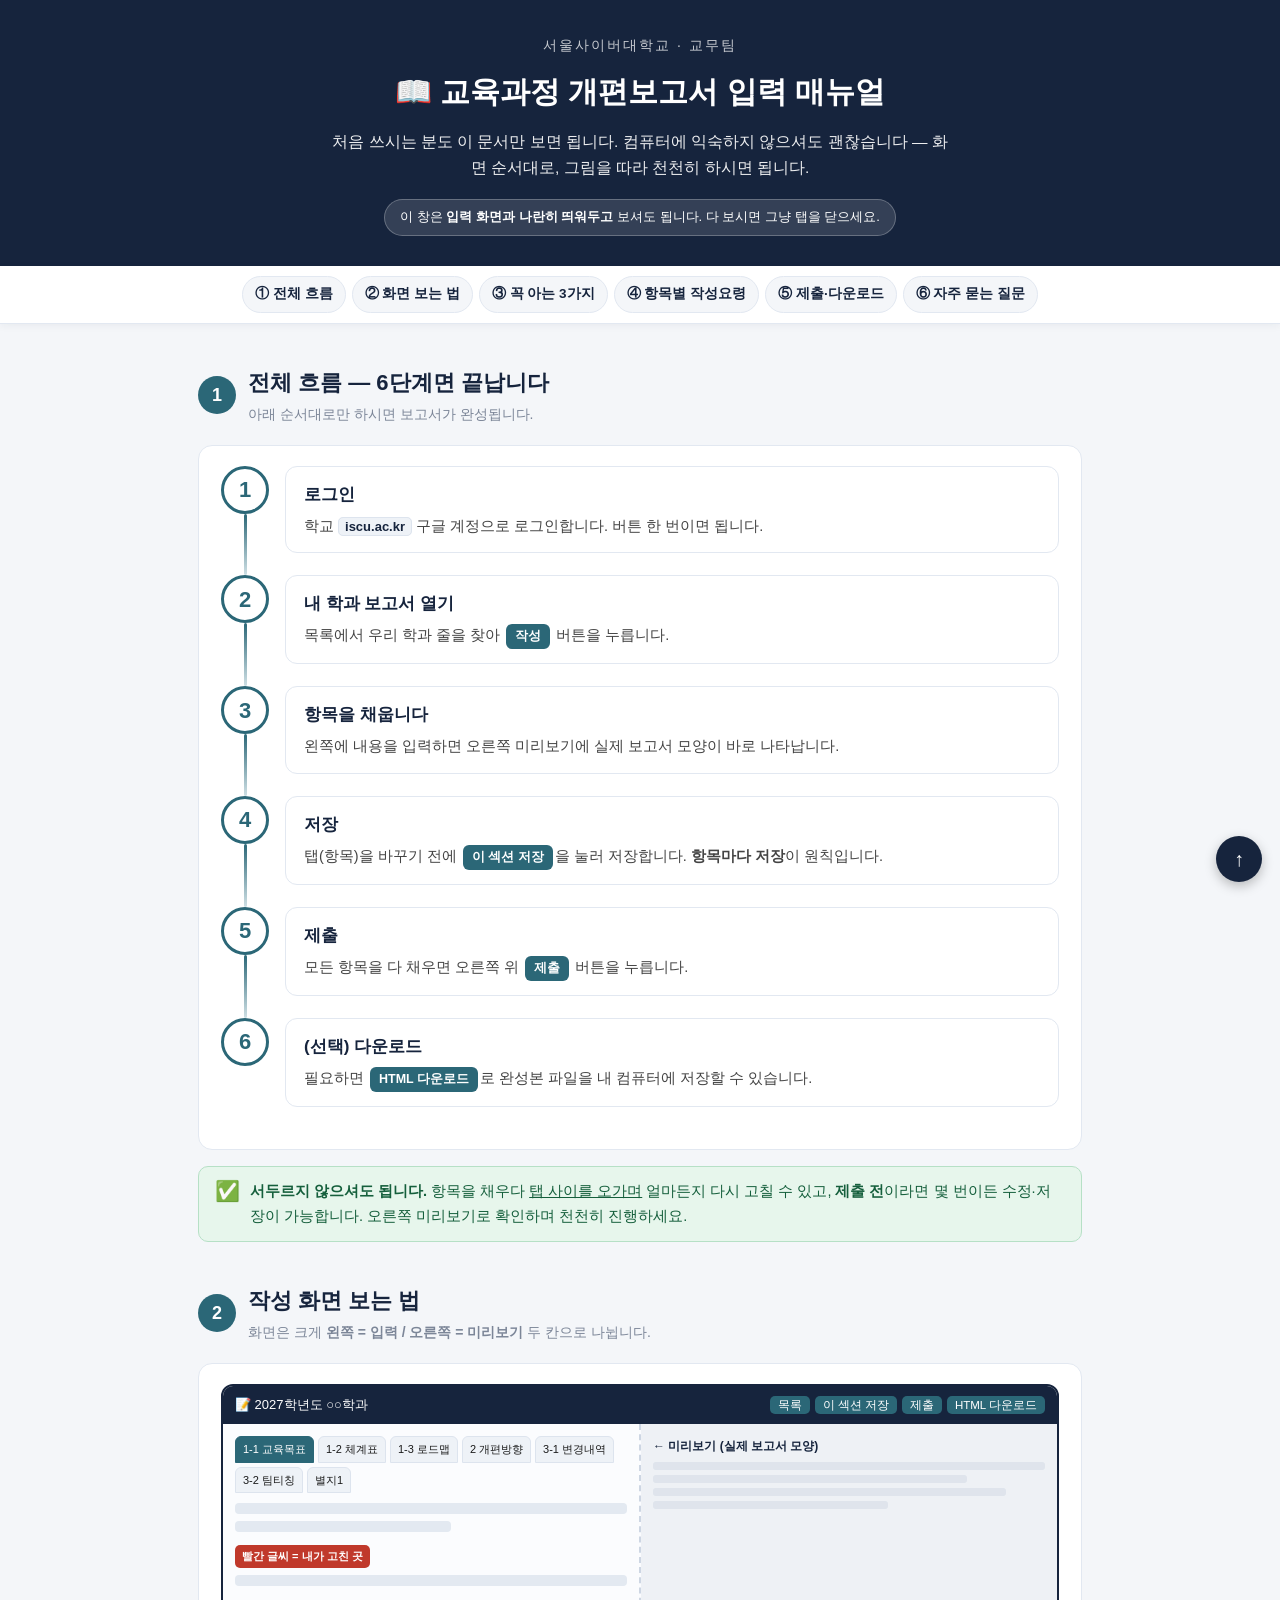
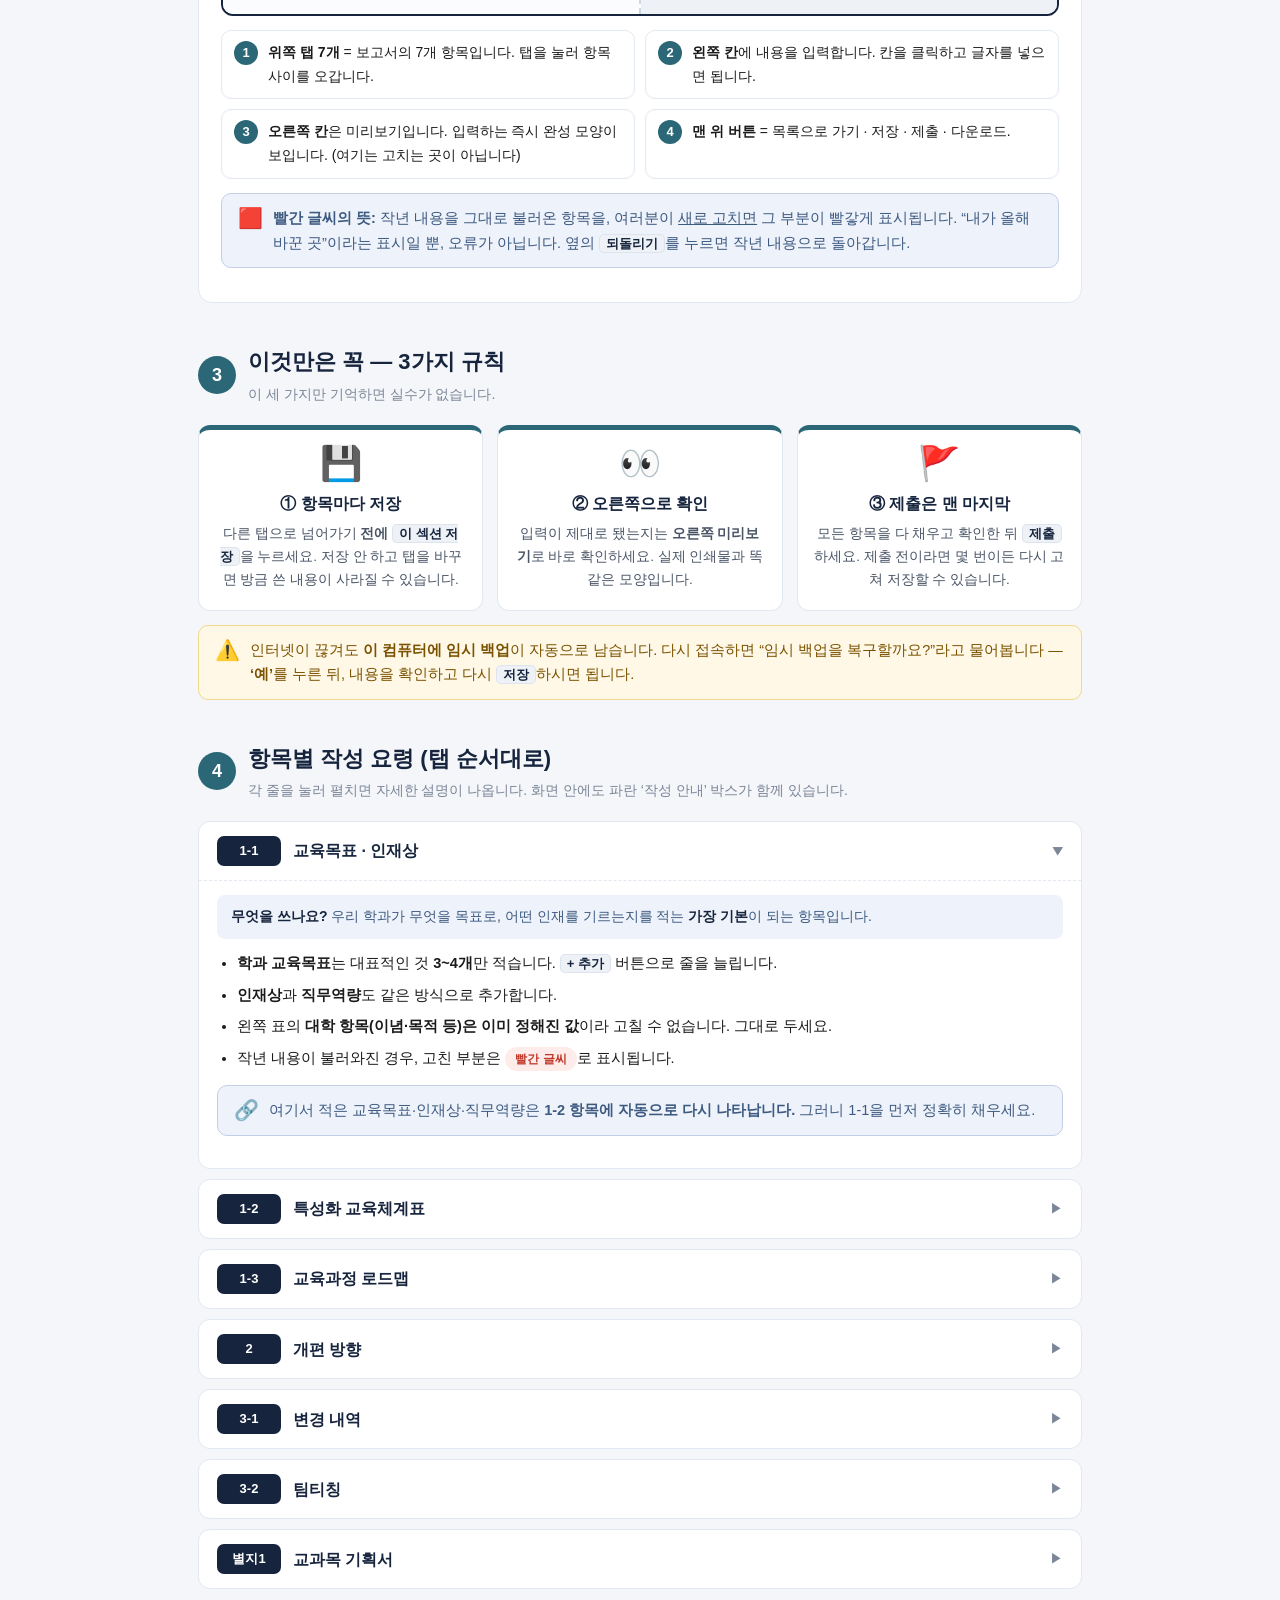
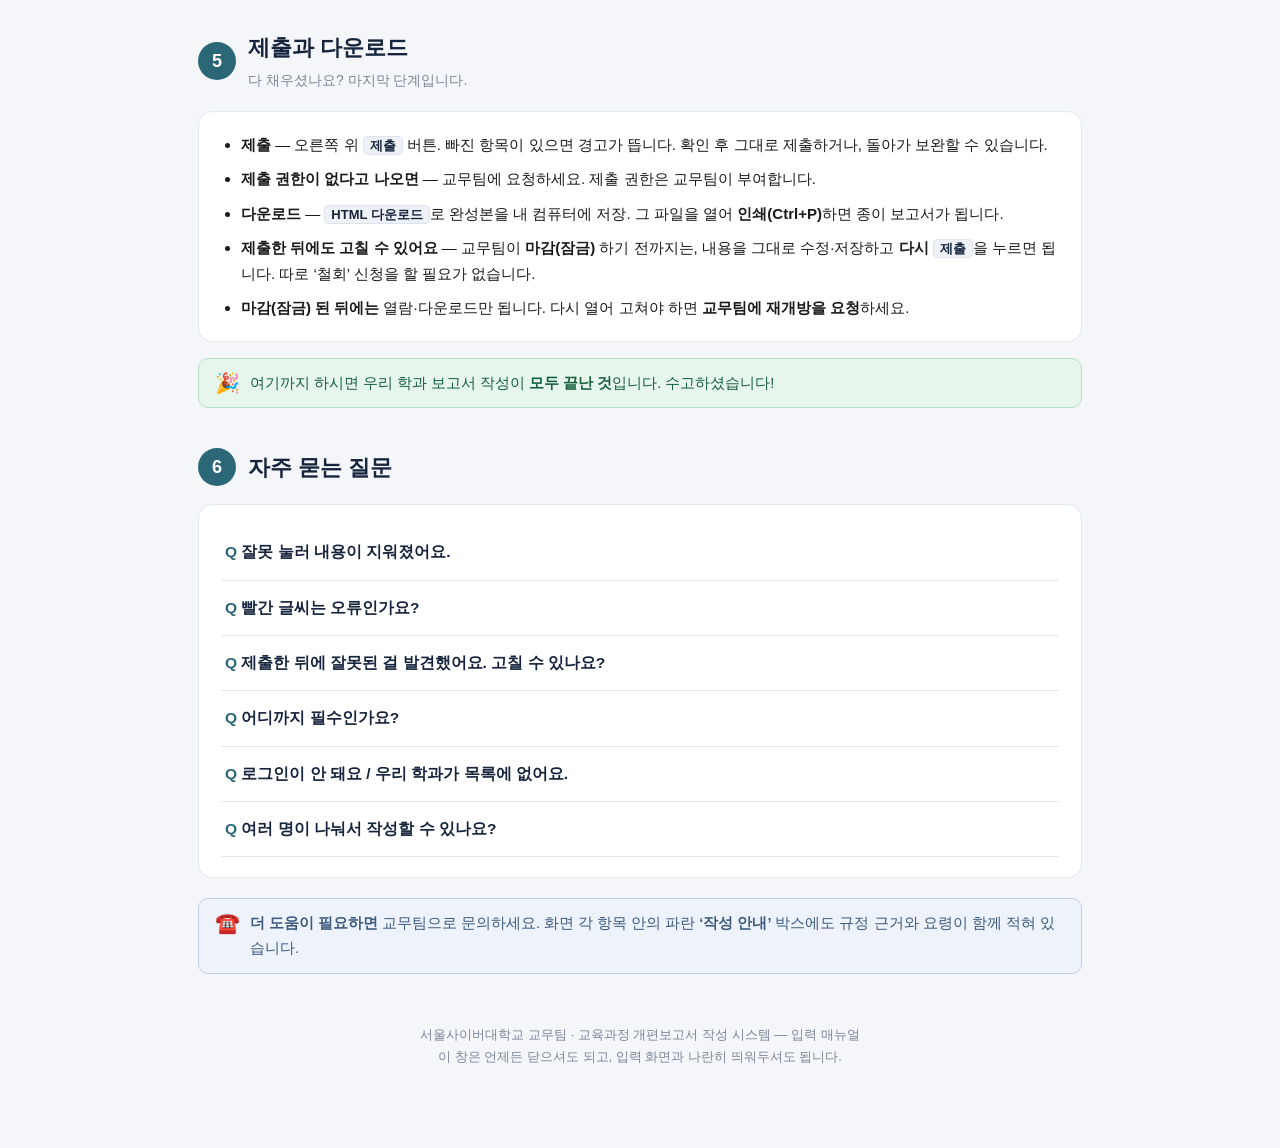
<file: manual.html>
<!DOCTYPE html>
<!-- 파일: manual.html — 교수자(학과장) 입력 매뉴얼 · 인포그래픽 · 새 탭 열림 · 연습/라이브 공통 -->
<html lang="ko">
<head>
<meta charset="UTF-8">
<meta name="viewport" content="width=device-width, initial-scale=1">
<title>입력 매뉴얼 — 교육과정 개편보고서 작성 시스템</title>
<style>
  :root{
    --navy:#16243d; --teal:#2b6777; --teal-d:#22525f;
    --bg:#f4f6f9; --card:#fff; --line:#e2e8f1;
    --ink:#1a1a1a; --muted:#7c8698; --red:#c0392b;
    --amber:#b3730f; --amberbg:#fff8e6; --green:#1d7a4e; --greenbg:#e7f6ec;
    --blue:#3d5a80; --bluebg:#eef2fa;
  }
  *{box-sizing:border-box;}
  body{margin:0;font-family:'Noto Sans KR','Malgun Gothic',sans-serif;color:var(--ink);
       background:var(--bg);line-height:1.7;font-size:16px;}
  a{color:var(--teal);}
  .wrap{max-width:920px;margin:0 auto;padding:0 18px 80px;}

  /* ===== 상단 ===== */
  header.top{background:var(--navy);color:#fff;padding:34px 18px 30px;text-align:center;}
  header.top .eyebrow{font-size:14px;letter-spacing:2px;opacity:.75;margin-bottom:8px;}
  header.top h1{margin:0;font-size:30px;font-weight:800;}
  header.top p{margin:12px auto 0;max-width:620px;font-size:15.5px;opacity:.92;}
  .close-hint{display:inline-block;margin-top:18px;font-size:13px;background:rgba(255,255,255,.13);
       border:1px solid rgba(255,255,255,.25);border-radius:20px;padding:6px 15px;}

  /* ===== 목차 (스티키) ===== */
  nav.toc{position:sticky;top:0;z-index:10;background:#fff;border-bottom:1px solid var(--line);
       box-shadow:0 2px 8px rgba(22,36,61,.05);}
  nav.toc .inner{max-width:920px;margin:0 auto;display:flex;gap:6px;flex-wrap:wrap;
       padding:10px 18px;justify-content:center;}
  nav.toc a{text-decoration:none;color:var(--navy);font-size:13.5px;font-weight:700;
       padding:6px 12px;border-radius:20px;background:var(--bg);border:1px solid var(--line);}
  nav.toc a:hover{background:var(--teal);color:#fff;border-color:var(--teal);}

  /* ===== 공통 섹션 ===== */
  section{margin-top:40px;scroll-margin-top:64px;}
  .sec-head{display:flex;align-items:center;gap:12px;margin-bottom:18px;}
  .sec-head .n{flex:none;width:38px;height:38px;border-radius:50%;background:var(--teal);color:#fff;
       display:flex;align-items:center;justify-content:center;font-weight:800;font-size:18px;}
  .sec-head h2{margin:0;font-size:22px;font-weight:800;color:var(--navy);}
  .sec-head .sub{color:var(--muted);font-size:14px;margin-top:2px;}

  .card{background:var(--card);border:1px solid var(--line);border-radius:14px;padding:20px 22px;
       margin-bottom:16px;}
  .lead{font-size:16.5px;}

  /* ===== 큰 흐름 (6단계 세로 타임라인) ===== */
  .flow{counter-reset:step;}
  .flow .step{display:flex;gap:16px;align-items:flex-start;position:relative;padding-bottom:22px;}
  .flow .step:not(:last-child)::before{content:"";position:absolute;left:23px;top:48px;bottom:0;
       width:3px;background:linear-gradient(var(--teal),#cfe0e5);border-radius:3px;}
  .flow .bubble{flex:none;width:48px;height:48px;border-radius:50%;background:#fff;
       border:3px solid var(--teal);color:var(--teal);display:flex;align-items:center;justify-content:center;
       font-size:22px;font-weight:800;z-index:1;}
  .flow .body{background:#fff;border:1px solid var(--line);border-radius:12px;padding:14px 18px;flex:1;}
  .flow .body h3{margin:0 0 4px;font-size:17px;color:var(--navy);}
  .flow .body p{margin:0;color:#444;font-size:14.5px;}
  .flow .tagbtn{display:inline-block;background:var(--teal);color:#fff;font-size:12.5px;font-weight:700;
       border-radius:6px;padding:2px 9px;margin:0 2px;}

  /* ===== 화면 지도 (모형) ===== */
  .mock{border:2px solid var(--navy);border-radius:12px;overflow:hidden;background:#fff;}
  .mock .bar{background:var(--navy);color:#fff;font-size:13px;padding:8px 12px;display:flex;
       justify-content:space-between;align-items:center;}
  .mock .bar .btns span{background:#2b6777;border-radius:5px;padding:3px 8px;margin-left:5px;font-size:11.5px;}
  .mock .split{display:flex;min-height:190px;}
  .mock .left{flex:1;padding:12px;border-right:2px dashed #cdd6e3;background:#fbfcfe;}
  .mock .right{flex:1;padding:12px;background:#eef1f5;}
  .mock .tabs{display:flex;gap:4px;flex-wrap:wrap;margin-bottom:10px;}
  .mock .tabs .t{font-size:11px;background:#eef2f7;border:1px solid #dde4ee;border-radius:6px 6px 0 0;padding:3px 7px;}
  .mock .tabs .t.on{background:var(--teal);color:#fff;border-color:var(--teal);}
  .mock .fake-field{height:11px;background:#e3e9f1;border-radius:4px;margin:7px 0;}
  .mock .fake-field.s{width:55%;}
  .mock .label-tag{display:inline-block;font-size:11px;font-weight:700;color:#fff;border-radius:5px;
       padding:2px 7px;margin-top:6px;}
  .mock .pv-title{font-size:12px;font-weight:800;color:var(--navy);margin-bottom:6px;}
  .mock .pv-line{height:8px;background:#dfe4ec;border-radius:3px;margin:5px 0;}
  .callout-pin{position:relative;}

  /* 지도 설명 핀 */
  .pins{display:grid;grid-template-columns:1fr 1fr;gap:10px;margin-top:14px;}
  @media(max-width:620px){.pins{grid-template-columns:1fr;}}
  .pin{display:flex;gap:10px;align-items:flex-start;background:#fff;border:1px solid var(--line);
       border-radius:10px;padding:10px 12px;font-size:14px;}
  .pin .dot{flex:none;width:24px;height:24px;border-radius:50%;color:#fff;font-weight:800;font-size:13px;
       display:flex;align-items:center;justify-content:center;background:var(--teal);}

  /* ===== 3대 규칙 카드 ===== */
  .rules{display:grid;grid-template-columns:repeat(3,1fr);gap:14px;}
  @media(max-width:720px){.rules{grid-template-columns:1fr;}}
  .rule{background:#fff;border:1px solid var(--line);border-top:5px solid var(--teal);border-radius:12px;
       padding:16px 16px 18px;text-align:center;}
  .rule .ico{font-size:34px;line-height:1;}
  .rule h3{margin:10px 0 6px;font-size:16px;color:var(--navy);}
  .rule p{margin:0;font-size:13.5px;color:#4a5566;}

  /* ===== 섹션별 요령 (아코디언 카드) ===== */
  .steps details{background:#fff;border:1px solid var(--line);border-radius:12px;margin-bottom:10px;overflow:hidden;}
  .steps summary{list-style:none;cursor:pointer;padding:14px 18px;display:flex;align-items:center;gap:12px;}
  .steps summary::-webkit-details-marker{display:none;}
  .steps .chip{flex:none;font-weight:800;font-size:13px;color:#fff;background:var(--navy);
       border-radius:7px;padding:4px 10px;min-width:64px;text-align:center;}
  .steps summary .ttl{font-size:16px;font-weight:800;color:var(--navy);flex:1;}
  .steps summary .arrow{color:var(--muted);font-size:13px;transition:transform .2s;}
  .steps details[open] summary .arrow{transform:rotate(90deg);}
  .steps .content{padding:2px 18px 18px 18px;border-top:1px dashed var(--line);}
  .steps .content ul{margin:12px 0 0;padding-left:20px;}
  .steps .content li{margin-bottom:7px;font-size:14.5px;}
  .steps .what{background:var(--bluebg);border-radius:8px;padding:10px 14px;font-size:14px;color:var(--blue);
       margin-top:12px;}
  .steps .what b{color:var(--navy);}

  /* 강조 박스 */
  .tip{border-radius:10px;padding:12px 16px;margin:14px 0;font-size:14.5px;display:flex;gap:10px;align-items:flex-start;}
  .tip .i{font-size:20px;line-height:1.2;flex:none;}
  .tip.warn{background:var(--amberbg);border:1px solid #f0d98a;color:#7a5200;}
  .tip.good{background:var(--greenbg);border:1px solid #b6e0c6;color:#155f3c;}
  .tip.info{background:var(--bluebg);border:1px solid #c2cfe6;color:var(--blue);}
  .tip.red{background:#fdecea;border:1px solid #f2b8b1;color:var(--red);}

  code.k{background:#eef2f7;border:1px solid #dde4ee;border-radius:5px;padding:1px 6px;font-size:13px;
       font-family:inherit;font-weight:700;color:var(--navy);}
  .pill{display:inline-block;font-size:12px;font-weight:700;border-radius:20px;padding:2px 10px;}
  .pill.red{background:#fdecea;color:var(--red);}
  .pill.blue{background:var(--bluebg);color:var(--blue);}

  /* FAQ */
  .faq details{border-bottom:1px solid var(--line);}
  .faq summary{cursor:pointer;padding:14px 4px;font-weight:700;font-size:15.5px;color:var(--navy);list-style:none;}
  .faq summary::-webkit-details-marker{display:none;}
  .faq summary::before{content:"Q  ";color:var(--teal);font-weight:800;}
  .faq .a{padding:0 4px 16px 22px;font-size:14.5px;color:#3c4656;}

  footer{margin-top:50px;text-align:center;color:var(--muted);font-size:13px;}
  .toplink{position:fixed;right:18px;bottom:18px;background:var(--navy);color:#fff;text-decoration:none;
       width:46px;height:46px;border-radius:50%;display:flex;align-items:center;justify-content:center;
       font-size:20px;box-shadow:0 4px 12px rgba(0,0,0,.25);}

  @media print{
    nav.toc,.toplink,.close-hint{display:none;}
    body{background:#fff;font-size:12pt;}
    .card,.rule,.mock,.flow .body,.steps details{break-inside:avoid;}
    header.top{background:var(--navy)!important;-webkit-print-color-adjust:exact;print-color-adjust:exact;}
  }
</style>
</head>
<body>

<header class="top" id="top">
  <div class="eyebrow">서울사이버대학교 · 교무팀</div>
  <h1>📖 교육과정 개편보고서 입력 매뉴얼</h1>
  <p>처음 쓰시는 분도 이 문서만 보면 됩니다. 컴퓨터에 익숙하지 않으셔도 괜찮습니다 —
     화면 순서대로, 그림을 따라 천천히 하시면 됩니다.</p>
  <span class="close-hint">이 창은 <b>입력 화면과 나란히 띄워두고</b> 보셔도 됩니다. 다 보시면 그냥 탭을 닫으세요.</span>
</header>

<nav class="toc">
  <div class="inner">
    <a href="#flow">① 전체 흐름</a>
    <a href="#map">② 화면 보는 법</a>
    <a href="#rules">③ 꼭 아는 3가지</a>
    <a href="#sections">④ 항목별 작성요령</a>
    <a href="#submit">⑤ 제출·다운로드</a>
    <a href="#faq">⑥ 자주 묻는 질문</a>
  </div>
</nav>

<div class="wrap">

  <!-- ① 전체 흐름 -->
  <section id="flow">
    <div class="sec-head">
      <div class="n">1</div>
      <div><h2>전체 흐름 — 6단계면 끝납니다</h2>
      <div class="sub">아래 순서대로만 하시면 보고서가 완성됩니다.</div></div>
    </div>

    <div class="card flow">
      <div class="step">
        <div class="bubble">1</div>
        <div class="body"><h3>로그인</h3>
          <p>학교 <code class="k">iscu.ac.kr</code> 구글 계정으로 로그인합니다. 버튼 한 번이면 됩니다.</p></div>
      </div>
      <div class="step">
        <div class="bubble">2</div>
        <div class="body"><h3>내 학과 보고서 열기</h3>
          <p>목록에서 우리 학과 줄을 찾아 <span class="tagbtn">작성</span> 버튼을 누릅니다.</p></div>
      </div>
      <div class="step">
        <div class="bubble">3</div>
        <div class="body"><h3>항목을 채웁니다</h3>
          <p>왼쪽에 내용을 입력하면 오른쪽 미리보기에 실제 보고서 모양이 바로 나타납니다.</p></div>
      </div>
      <div class="step">
        <div class="bubble">4</div>
        <div class="body"><h3>저장</h3>
          <p>탭(항목)을 바꾸기 전에 <span class="tagbtn">이 섹션 저장</span>을 눌러 저장합니다. <b>항목마다 저장</b>이 원칙입니다.</p></div>
      </div>
      <div class="step">
        <div class="bubble">5</div>
        <div class="body"><h3>제출</h3>
          <p>모든 항목을 다 채우면 오른쪽 위 <span class="tagbtn">제출</span> 버튼을 누릅니다.</p></div>
      </div>
      <div class="step">
        <div class="bubble">6</div>
        <div class="body"><h3>(선택) 다운로드</h3>
          <p>필요하면 <span class="tagbtn">HTML 다운로드</span>로 완성본 파일을 내 컴퓨터에 저장할 수 있습니다.</p></div>
      </div>
    </div>

    <div class="tip good"><span class="i">✅</span>
      <div><b>서두르지 않으셔도 됩니다.</b> 항목을 채우다 <u>탭 사이를 오가며</u> 얼마든지 다시 고칠 수 있고,
      <b>제출 전</b>이라면 몇 번이든 수정·저장이 가능합니다. 오른쪽 미리보기로 확인하며 천천히 진행하세요.</div></div>
  </section>

  <!-- ② 화면 보는 법 -->
  <section id="map">
    <div class="sec-head">
      <div class="n">2</div>
      <div><h2>작성 화면 보는 법</h2>
      <div class="sub">화면은 크게 <b>왼쪽 = 입력 / 오른쪽 = 미리보기</b> 두 칸으로 나뉩니다.</div></div>
    </div>

    <div class="card">
      <div class="mock" aria-label="작성 화면 모형">
        <div class="bar">
          <span>📝 2027학년도 ○○학과</span>
          <span class="btns"><span>목록</span><span>이 섹션 저장</span><span>제출</span><span>HTML 다운로드</span></span>
        </div>
        <div class="split">
          <div class="left">
            <div class="tabs">
              <span class="t on">1-1 교육목표</span><span class="t">1-2 체계표</span>
              <span class="t">1-3 로드맵</span><span class="t">2 개편방향</span>
              <span class="t">3-1 변경내역</span><span class="t">3-2 팀티칭</span><span class="t">별지1</span>
            </div>
            <div class="fake-field"></div>
            <div class="fake-field s"></div>
            <span class="label-tag" style="background:var(--red)">빨간 글씨 = 내가 고친 곳</span>
            <div class="fake-field"></div>
          </div>
          <div class="right">
            <div class="pv-title">← 미리보기 (실제 보고서 모양)</div>
            <div class="pv-line"></div><div class="pv-line" style="width:80%"></div>
            <div class="pv-line" style="width:90%"></div><div class="pv-line" style="width:60%"></div>
          </div>
        </div>
      </div>

      <div class="pins">
        <div class="pin"><div class="dot">1</div><div><b>위쪽 탭 7개</b> = 보고서의 7개 항목입니다. 탭을 눌러 항목 사이를 오갑니다.</div></div>
        <div class="pin"><div class="dot">2</div><div><b>왼쪽 칸</b>에 내용을 입력합니다. 칸을 클릭하고 글자를 넣으면 됩니다.</div></div>
        <div class="pin"><div class="dot">3</div><div><b>오른쪽 칸</b>은 미리보기입니다. 입력하는 즉시 완성 모양이 보입니다. (여기는 고치는 곳이 아닙니다)</div></div>
        <div class="pin"><div class="dot">4</div><div><b>맨 위 버튼</b> = 목록으로 가기 · 저장 · 제출 · 다운로드.</div></div>
      </div>

      <div class="tip info"><span class="i">🟥</span>
        <div><b>빨간 글씨의 뜻:</b> 작년 내용을 그대로 불러온 항목을, 여러분이 <u>새로 고치면</u> 그 부분이 빨갛게 표시됩니다.
        “내가 올해 바꾼 곳”이라는 표시일 뿐, 오류가 아닙니다. 옆의 <code class="k">되돌리기</code>를 누르면 작년 내용으로 돌아갑니다.</div></div>
    </div>
  </section>

  <!-- ③ 꼭 아는 3가지 -->
  <section id="rules">
    <div class="sec-head">
      <div class="n">3</div>
      <div><h2>이것만은 꼭 — 3가지 규칙</h2>
      <div class="sub">이 세 가지만 기억하면 실수가 없습니다.</div></div>
    </div>

    <div class="rules">
      <div class="rule">
        <div class="ico">💾</div>
        <h3>① 항목마다 저장</h3>
        <p>다른 탭으로 넘어가기 <b>전에</b> <code class="k">이 섹션 저장</code>을 누르세요. 저장 안 하고 탭을 바꾸면 방금 쓴 내용이 사라질 수 있습니다.</p>
      </div>
      <div class="rule">
        <div class="ico">👀</div>
        <h3>② 오른쪽으로 확인</h3>
        <p>입력이 제대로 됐는지는 <b>오른쪽 미리보기</b>로 바로 확인하세요. 실제 인쇄물과 똑같은 모양입니다.</p>
      </div>
      <div class="rule">
        <div class="ico">🚩</div>
        <h3>③ 제출은 맨 마지막</h3>
        <p>모든 항목을 다 채우고 확인한 뒤 <code class="k">제출</code>하세요. 제출 전이라면 몇 번이든 다시 고쳐 저장할 수 있습니다.</p>
      </div>
    </div>

    <div class="tip warn"><span class="i">⚠️</span>
      <div>인터넷이 끊겨도 <b>이 컴퓨터에 임시 백업</b>이 자동으로 남습니다. 다시 접속하면 “임시 백업을 복구할까요?”라고
      물어봅니다 — <b>‘예’</b>를 누른 뒤, 내용을 확인하고 다시 <code class="k">저장</code>하시면 됩니다.</div></div>
  </section>

  <!-- ④ 항목별 작성요령 -->
  <section id="sections">
    <div class="sec-head">
      <div class="n">4</div>
      <div><h2>항목별 작성 요령 (탭 순서대로)</h2>
      <div class="sub">각 줄을 눌러 펼치면 자세한 설명이 나옵니다. 화면 안에도 파란 ‘작성 안내’ 박스가 함께 있습니다.</div></div>
    </div>

    <div class="steps">
      <details open>
        <summary><span class="chip">1-1</span><span class="ttl">교육목표 · 인재상</span><span class="arrow">▶</span></summary>
        <div class="content">
          <div class="what"><b>무엇을 쓰나요?</b> 우리 학과가 무엇을 목표로, 어떤 인재를 기르는지를 적는 <b>가장 기본</b>이 되는 항목입니다.</div>
          <ul>
            <li><b>학과 교육목표</b>는 대표적인 것 <b>3~4개</b>만 적습니다. <code class="k">+ 추가</code> 버튼으로 줄을 늘립니다.</li>
            <li><b>인재상</b>과 <b>직무역량</b>도 같은 방식으로 추가합니다.</li>
            <li>왼쪽 표의 <b>대학 항목(이념·목적 등)은 이미 정해진 값</b>이라 고칠 수 없습니다. 그대로 두세요.</li>
            <li>작년 내용이 불러와진 경우, 고친 부분은 <span class="pill red">빨간 글씨</span>로 표시됩니다.</li>
          </ul>
          <div class="tip info"><span class="i">🔗</span><div>여기서 적은 교육목표·인재상·직무역량은 <b>1-2 항목에 자동으로 다시 나타납니다.</b> 그러니 1-1을 먼저 정확히 채우세요.</div></div>
        </div>
      </details>

      <details>
        <summary><span class="chip">1-2</span><span class="ttl">특성화 교육체계표</span><span class="arrow">▶</span></summary>
        <div class="content">
          <div class="what"><b>무엇을 쓰나요?</b> 우리 학과의 <b>특성화(강점) 방향</b>과, 그것을 어떤 트랙·교육과정으로 실현하는지를 표로 정리합니다.</div>
          <ul>
            <li>맨 위 <b>교육목표·인재상·직무역량</b>은 <b>1-1에서 자동으로 채워집니다</b>(읽기전용 — 여기선 못 고칩니다).</li>
            <li><b>학과 특성화 한 줄</b>: 우리 학과 특성화를 한 문장으로 적습니다.</li>
            <li><b>특성화 트랙</b>: <code class="k">+ 트랙 추가</code>로 줄을 만들고, 트랙 이름·배양역량(C·J 코드)·교육과정을 채웁니다. <b>최대 6개</b>까지.</li>
            <li>교육과정의 <b>기초 → 심화 → 응용</b>은 어려움 정도가 아니라 <b>‘먼저 듣는 순서(선이수)’</b>를 뜻합니다.</li>
            <li><b>성과증거</b>는 학생이 <u>내보이는 산출물</u>(작품·수행·기록)로 적습니다. <span class="pill blue">만족도·수강생 수는 안 됩니다.</span></li>
          </ul>
          <div class="tip good"><span class="i">💡</span><div>배양역량 칸에는 <b>C코드(핵심역량)를 반드시 함께</b> 표기하세요. 비교과 활동은 온라인/오프라인을 구분해 적습니다.</div></div>
        </div>
      </details>

      <details>
        <summary><span class="chip">1-3</span><span class="ttl">교육과정 로드맵</span><span class="arrow">▶</span></summary>
        <div class="content">
          <div class="what"><b>무엇을 쓰나요?</b> 학년·학기별로 어떤 과목을 어느 수준에 배치하는지 <b>표(로드맵)</b>로 그립니다.</div>
          <ul>
            <li>표의 <b>칸을 클릭</b>해 과목을 추가합니다. <b>과목명만</b> 적으면 됩니다.</li>
            <li>새로 생기거나 없어지는 과목은 <b>자동으로 빨갛게</b> 표시됩니다.</li>
            <li>한 과목을 여러 학기에 여는 경우, 학기마다 표기하되 <b>같은 학기(예: 1학기·하계) 중복이면 1번만</b> 입력합니다.</li>
            <li>1학년 과목이라도 필요하면 더 높은 수준(Lv2·Lv3) 자리에 둘 수 있습니다.</li>
          </ul>
        </div>
      </details>

      <details>
        <summary><span class="chip">2</span><span class="ttl">개편 방향</span><span class="arrow">▶</span></summary>
        <div class="content">
          <div class="what"><b>무엇을 쓰나요?</b> 이번에 교육과정을 <b>왜, 어떻게</b> 바꾸는지를 서술합니다.</div>
          <ul>
            <li>교육과정을 <b>바꿀 때만</b> 작성합니다. 변경이 없으면 <code class="k">교육과정 변경 없음</code>에 체크하면 끝입니다.</li>
            <li>①산업체·사회 요구 → ②학습자 수요 → ③개편 사항 → ④기대효과 순서로 칸을 채웁니다.</li>
            <li>근거자료는 <code class="k">+ URL 링크 추가</code>로 주소를 넣거나, <code class="k">+ 파일 업로드</code>로 파일을 올립니다(각주 번호 자동).</li>
          </ul>
          <div class="tip info"><span class="i">📎</span><div>올린 파일은 구글 드라이브 <b>「연도/학과」 폴더</b>에 자동 저장되고, 근거 목록에 링크로 붙습니다. 올린 뒤에는 <b>2번 항목에서 한 번 저장</b>해 주세요.</div></div>
        </div>
      </details>

      <details>
        <summary><span class="chip">3-1</span><span class="ttl">변경 내역</span><span class="arrow">▶</span></summary>
        <div class="content">
          <div class="what"><b>무엇을 쓰나요?</b> 과목이 <b>어떻게 바뀌었는지</b>를 한 줄에 하나씩 기록합니다.</div>
          <ul>
            <li><code class="k">+ 행 추가</code>로 줄을 만들고, 변경 전/후와 <b>변경 유형</b>을 고릅니다.</li>
            <li>변경 유형: ①신설 ②폐지 ③과목명변경 ④학기변경 ⑤학년변경 ⑥학점변경 ⑦주관학과변경. <b>신설·폐지는 한 줄에 1건.</b></li>
            <li>과목을 <b>①신설</b>로 고르면, 마지막 <b>별지1(교과목기획서)</b>도 함께 작성해야 합니다.</li>
            <li>변경 없으면 맨 위 <code class="k">교육과정 변경 없음(3장 전체)</code>에 체크.</li>
          </ul>
          <div class="tip warn"><span class="i">⚠️</span><div>학교에 제출한 <b>교육과정작성표(엑셀)와 내용이 달라지지 않도록</b> 확인하세요(엑셀이 기준입니다).</div></div>
        </div>
      </details>

      <details>
        <summary><span class="chip">3-2</span><span class="ttl">팀티칭</span><span class="arrow">▶</span></summary>
        <div class="content">
          <div class="what"><b>무엇을 쓰나요?</b> 여러 교원이 함께 만든/운영하는 과목(팀티칭)이 있으면 적습니다.</div>
          <ul>
            <li>해당되는 과목이 없으면 <b>비워두어도 됩니다.</b></li>
            <li><b>강의 제작에 참여한 교원만</b> 원반의 주담당이 될 수 있습니다.</li>
          </ul>
        </div>
      </details>

      <details>
        <summary><span class="chip">별지1</span><span class="ttl">교과목 기획서</span><span class="arrow">▶</span></summary>
        <div class="content">
          <div class="what"><b>무엇을 쓰나요?</b> <b>신설 과목이 있을 때만</b> 작성합니다. 새 과목의 취지와 타당성을 정리합니다.</div>
          <ul>
            <li>핵심역량 <b>2~4개</b>를 체크하고, 각 안에서 하위역량을 <b>1개 이상</b> 고릅니다.</li>
            <li>개설 타당성은 <b>숫자(정량) 결과</b>로 뒷받침해야 합니다.</li>
            <li>교과목 <b>한글명은 띄어쓰기 없이 15자 이내</b>로 적습니다.</li>
          </ul>
        </div>
      </details>
    </div>
  </section>

  <!-- ⑤ 제출·다운로드 -->
  <section id="submit">
    <div class="sec-head">
      <div class="n">5</div>
      <div><h2>제출과 다운로드</h2>
      <div class="sub">다 채우셨나요? 마지막 단계입니다.</div></div>
    </div>
    <div class="card">
      <ul style="margin:0;padding-left:20px;font-size:15px;">
        <li style="margin-bottom:9px;"><b>제출</b> — 오른쪽 위 <code class="k">제출</code> 버튼. 빠진 항목이 있으면 경고가 뜹니다. 확인 후 그대로 제출하거나, 돌아가 보완할 수 있습니다.</li>
        <li style="margin-bottom:9px;"><b>제출 권한이 없다고 나오면</b> — 교무팀에 요청하세요. 제출 권한은 교무팀이 부여합니다.</li>
        <li style="margin-bottom:9px;"><b>다운로드</b> — <code class="k">HTML 다운로드</code>로 완성본을 내 컴퓨터에 저장. 그 파일을 열어 <b>인쇄(Ctrl+P)</b>하면 종이 보고서가 됩니다.</li>
        <li style="margin-bottom:9px;"><b>제출한 뒤에도 고칠 수 있어요</b> — 교무팀이 <b>마감(잠금)</b> 하기 전까지는, 내용을 그대로 수정·저장하고 <b>다시 <code class="k">제출</code></b>을 누르면 됩니다. 따로 ‘철회’ 신청을 할 필요가 없습니다.</li>
        <li><b>마감(잠금) 된 뒤에는</b> 열람·다운로드만 됩니다. 다시 열어 고쳐야 하면 <b>교무팀에 재개방을 요청</b>하세요.</li>
      </ul>
    </div>
    <div class="tip good"><span class="i">🎉</span><div>여기까지 하시면 우리 학과 보고서 작성이 <b>모두 끝난 것</b>입니다. 수고하셨습니다!</div></div>
  </section>

  <!-- ⑥ FAQ -->
  <section id="faq">
    <div class="sec-head">
      <div class="n">6</div>
      <div><h2>자주 묻는 질문</h2></div>
    </div>
    <div class="card faq">
      <details><summary>잘못 눌러 내용이 지워졌어요.</summary>
        <div class="a">아직 <b>저장 전</b>이라면 자동 임시백업이 남아 있습니다. 화면을 새로고침(F5)하면 “임시 백업을 복구할까요?”라고 물어봅니다. <b>예</b>를 누르세요. 작년값으로 되돌리려면 항목 옆 <code class="k">되돌리기</code>를 누르면 됩니다.</div></details>
      <details><summary>빨간 글씨는 오류인가요?</summary>
        <div class="a">아닙니다. <b>작년 내용을 올해 새로 고친 부분</b>이라는 표시일 뿐입니다. 정상입니다. 원래대로 하려면 <code class="k">되돌리기</code>를 누르세요.</div></details>
      <details><summary>제출한 뒤에 잘못된 걸 발견했어요. 고칠 수 있나요?</summary>
        <div class="a">교무팀이 <b>마감(잠금)</b> 하기 전이라면 <b>바로 고칠 수 있습니다.</b> 내용을 수정·저장한 뒤 다시 <code class="k">제출</code>을 누르면 재제출됩니다(따로 ‘철회’ 신청 불필요). 이미 <b>마감된 뒤</b>라면 열람·다운로드만 되므로, 교무팀에 <b>재개방을 요청</b>하세요.</div></details>
      <details><summary>어디까지 필수인가요?</summary>
        <div class="a">1-1·1-2·1-3은 기본으로 채웁니다. 2·3장은 <b>교육과정 변경이 있을 때만</b> 작성하고, 변경이 없으면 ‘변경 없음’ 체크로 끝냅니다. 별지1은 <b>신설 과목이 있을 때만</b> 씁니다.</div></details>
      <details><summary>로그인이 안 돼요 / 우리 학과가 목록에 없어요.</summary>
        <div class="a">반드시 학교 <code class="k">iscu.ac.kr</code> 계정으로 로그인해야 합니다. 개인 지메일은 안 됩니다. 학과가 안 보이면 <b>담당 학과 배정</b>이 안 된 것이니 교무팀에 요청하세요.</div></details>
      <details><summary>여러 명이 나눠서 작성할 수 있나요?</summary>
        <div class="a">같은 학과 담당자라면 각자 로그인해 항목을 나눠 작성할 수 있습니다. 다만 <b>같은 항목을 동시에</b> 고치면 마지막 저장이 남으니, 항목을 나눠 맡으시길 권장합니다.</div></details>
    </div>

    <div class="tip info" style="margin-top:20px;"><span class="i">☎️</span>
      <div><b>더 도움이 필요하면</b> 교무팀으로 문의하세요. 화면 각 항목 안의 파란 <b>‘작성 안내’</b> 박스에도 규정 근거와 요령이 함께 적혀 있습니다.</div></div>
  </section>

  <footer>
    서울사이버대학교 교무팀 · 교육과정 개편보고서 작성 시스템 — 입력 매뉴얼<br>
    이 창은 언제든 닫으셔도 되고, 입력 화면과 나란히 띄워두셔도 됩니다.
  </footer>
</div>

<a href="#top" class="toplink" title="맨 위로">↑</a>

</body>
</html>
</file>
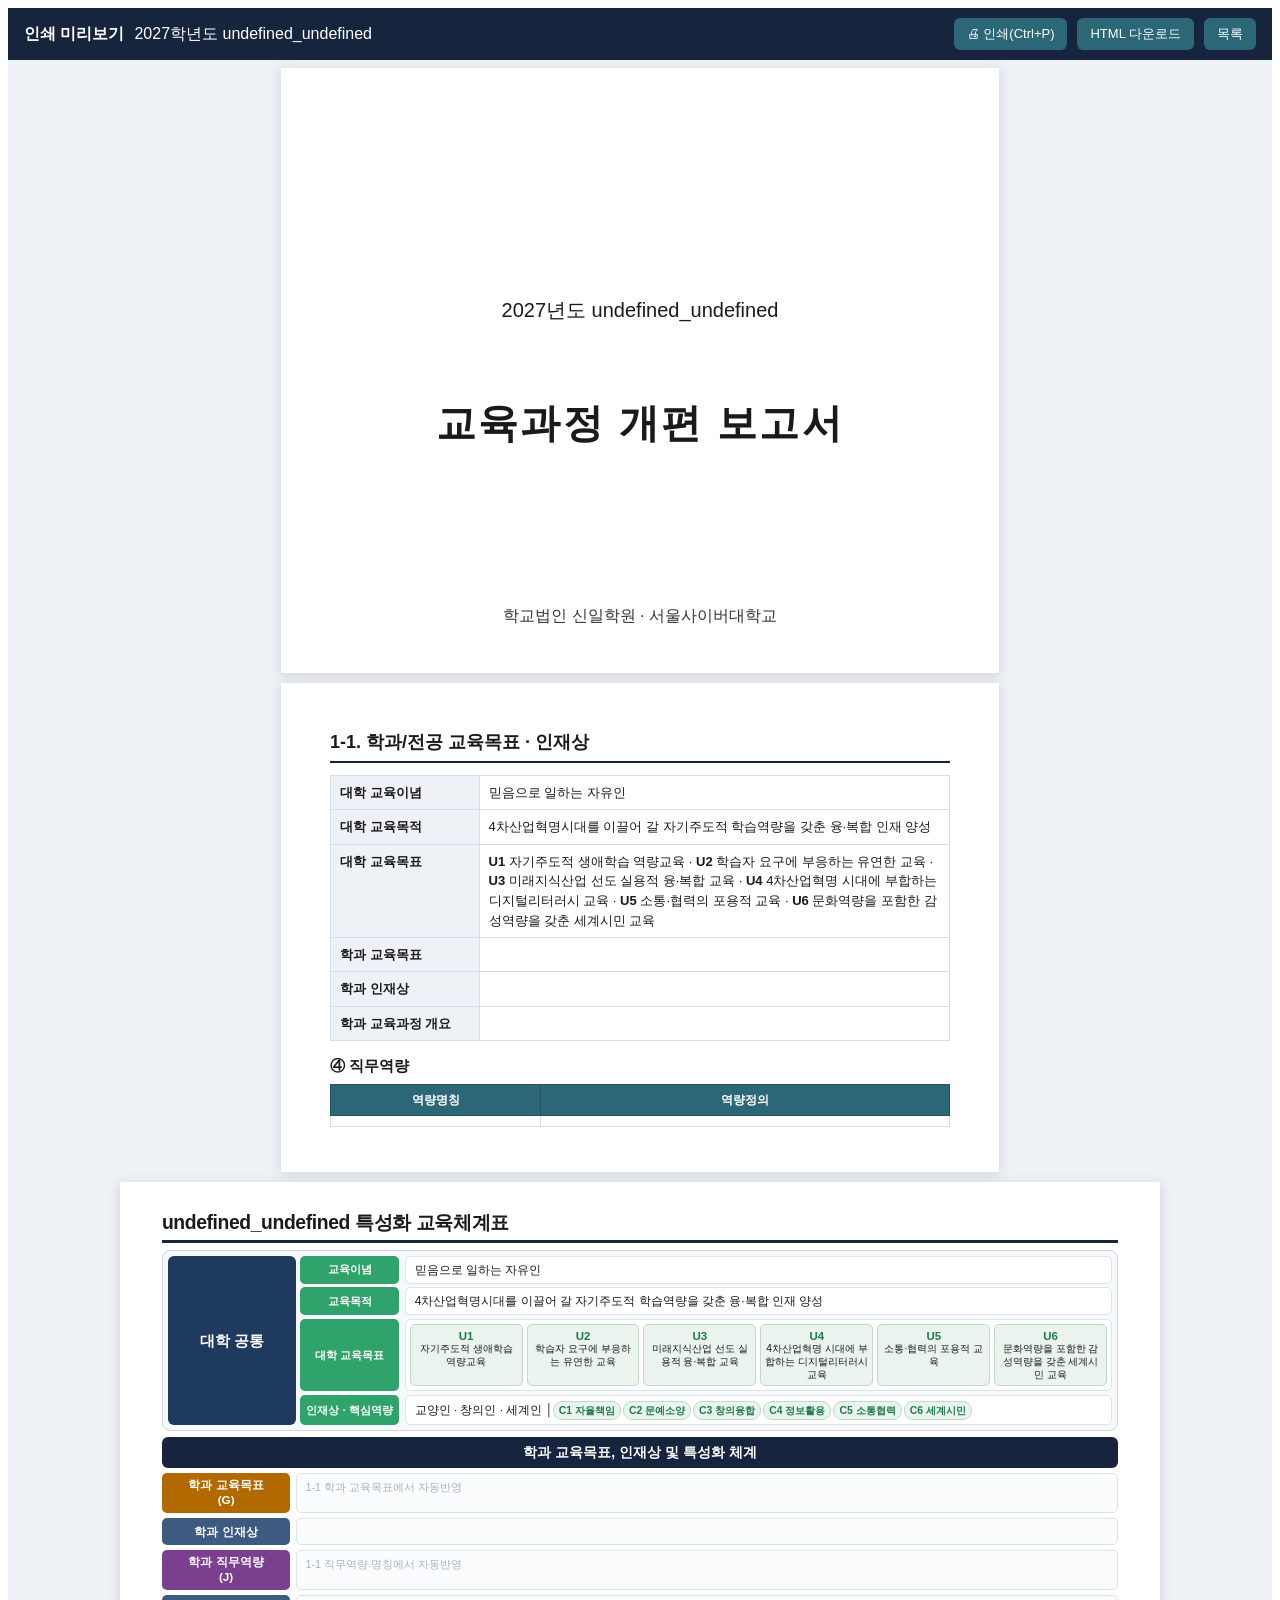
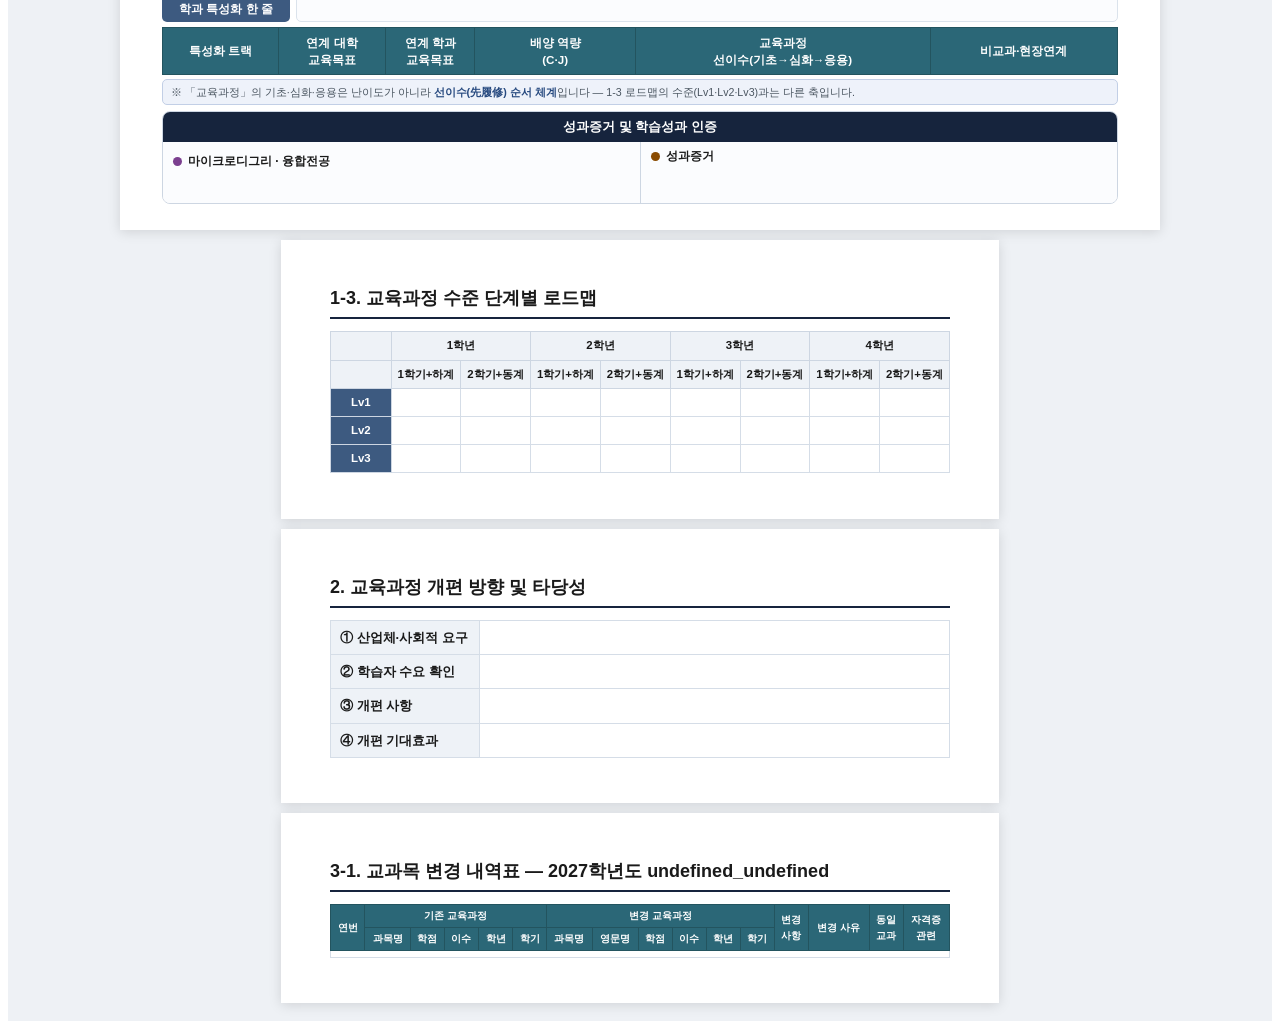
<file: preview.html>
<!DOCTYPE html>
<!-- 파일: preview.html — 인쇄 미리보기 전용(출력과 100% 동일 마크업/CSS). Ctrl+P 로 A4 인쇄. -->
<html lang="ko">
<head>
<meta charset="UTF-8">
<meta name="viewport" content="width=device-width, initial-scale=1">
<title>인쇄 미리보기 — 교육과정 개편보고서</title>
<link rel="stylesheet" href="report.css">
<style>
  /* 화면 전용 상단바(인쇄 시 숨김) */
  .barp { position: sticky; top: 0; z-index: 10; background: #16243d; color: #fff; padding: 10px 16px; display: flex; gap: 10px; align-items: center; font-family: 'Noto Sans KR', 'Malgun Gothic', sans-serif; }
  .barp a, .barp button { background: #2b6777; color: #fff; border: none; border-radius: 6px; padding: 7px 13px; font-size: 13px; cursor: pointer; text-decoration: none; }
  .barp .sp { flex: 1; }
  @media print { .barp { display: none; } }
</style>
</head>
<body>
<div class="barp">
  <b>인쇄 미리보기</b>
  <span id="pTitle"></span>
  <span class="sp"></span>
  <button onclick="window.print()">🖨 인쇄(Ctrl+P)</button>
  <button onclick="Preview.download()">HTML 다운로드</button>
  <a href="index.html">목록</a>
</div>

<div class="report" id="report"></div>

<script src="api.js"></script>
<script src="app.js"></script>
<script src="render.js"></script>
<script>
var Preview = (function () {
  var data = null;
  function init() {
    var reportId = U.param('report');
    Auth.init(function () {
      API.call('exportPayload', { reportId: reportId }).then(function (d) {
        data = d;
        document.getElementById('pTitle').textContent = d.meta.year + '학년도 ' + d.meta.deptName;
        document.getElementById('report').innerHTML = Render.buildReport(d);
      }).catch(function (e) { U.toast(e.message || '불러오기 실패', true); });
    });
  }
  function download() { if (data) Render.download(data); }
  return { init: init, download: download };
})();
document.addEventListener('DOMContentLoaded', Preview.init);
</script>
</body>
</html>
</file>
<file: ui.css>
/* 파일: ui.css — 작성 시스템 "화면(입력)" 전용 스타일. (출력물 스타일은 report.css) */
* { box-sizing: border-box; }
body { margin:0; font-family:'Noto Sans KR','Malgun Gothic',sans-serif; color:#1a1a1a; background:#f4f6f9; line-height:1.5; }
.muted { color:#8a94a2; font-weight:400; }
.right { text-align:right; }
.row { display:flex; gap:10px; align-items:center; flex-wrap:wrap; }

.topbar { display:flex; justify-content:space-between; align-items:center; background:#16243d; color:#fff; padding:12px 20px; }
.brand { font-weight:800; font-size:16px; }
.who { font-size:13px; opacity:.9; }

.loginbox { max-width:420px; margin:60px auto; background:#fff; border:1px solid #e2e8f1; border-radius:12px; padding:28px; text-align:center; }
main { max-width:1080px; margin:18px auto; padding:0 16px; }
.card { background:#fff; border:1px solid #e2e8f1; border-radius:12px; padding:18px 20px; margin-bottom:16px; }
.card h3 { margin:0 0 12px; font-size:15px; }

.grid { width:100%; border-collapse:collapse; font-size:13px; }
.grid th { background:#eef2f7; text-align:left; padding:8px 10px; border-bottom:2px solid #dde4ee; }
.grid td { padding:8px 10px; border-bottom:1px solid #eef1f5; vertical-align:middle; }

.btn { background:#2b6777; color:#fff; border:none; border-radius:7px; padding:8px 14px; font-size:13px; cursor:pointer; text-decoration:none; display:inline-block; }
.btn:hover { background:#22525f; }
.btn.sm { padding:4px 9px; font-size:12px; }
.btn.ghost { background:#fff; color:#2b6777; border:1px solid #2b6777; }
.btn.warn { background:#c0392b; }

.badge { padding:2px 8px; border-radius:10px; font-size:11.5px; font-weight:700; }
.b-ready { background:#eef2fa; color:#3d5a80; }
.b-writing { background:#fff3e0; color:#b3730f; }
.b-submitted { background:#e7f6ec; color:#1d7a4e; }
.b-locked { background:#f0e6f6; color:#7b3f8f; }

.chks { display:flex; gap:8px; flex-wrap:wrap; }
.chk { font-size:13px; background:#f0f3f8; border:1px solid #dde4ee; border-radius:6px; padding:4px 8px; }

.notice { background:#fff8e6; border:1px solid #f0d98a; border-radius:8px; padding:14px; margin-bottom:14px; color:#8a5a00; font-size:14px; }

.modal { position:fixed; inset:0; background:rgba(0,0,0,.4); display:flex; align-items:center; justify-content:center; z-index:50; }
.modal-box { background:#fff; border-radius:12px; padding:22px; width:min(760px,94vw); max-height:88vh; overflow:auto; }
.form-grid { display:grid; grid-template-columns:repeat(3,1fr) auto; gap:8px; margin:12px 0; }
.form-grid input, .form-grid select { padding:7px 9px; border:1px solid #d6deea; border-radius:6px; font-size:13px; }

.toast { position:fixed; bottom:24px; left:50%; transform:translateX(-50%); background:#16243d; color:#fff; padding:11px 18px; border-radius:8px; font-size:13.5px; opacity:0; pointer-events:none; transition:opacity .2s; z-index:99; }
.toast.show { opacity:1; }
.toast.err { background:#c0392b; }

/* 입력 화면(edit) 공통 */
.edit-wrap { display:grid; grid-template-columns:minmax(0,1fr) minmax(0,1fr); gap:0; height:calc(100vh - 52px); }
.edit-pane { overflow:auto; padding:18px 20px; }
.preview-pane { overflow:auto; background:#eef1f5; border-left:1px solid #dde4ee; padding:14px; }
.tabbar { display:flex; gap:4px; flex-wrap:wrap; margin-bottom:14px; position:sticky; top:0; background:#f4f6f9; padding:6px 0; z-index:5; }
.tab { padding:6px 12px; border:1px solid #dde4ee; border-radius:7px 7px 0 0; background:#eef2f7; cursor:pointer; font-size:13px; }
.tab.active { background:#2b6777; color:#fff; border-color:#2b6777; }
.section { display:none; }
.section.active { display:block; }
.field { margin-bottom:14px; }
.field label { display:block; font-weight:700; font-size:13px; margin-bottom:5px; }
.field input[type=text], .field textarea, .field select { width:100%; padding:8px 10px; border:1px solid #d6deea; border-radius:7px; font-size:13.5px; font-family:inherit; }
.field textarea { min-height:80px; resize:vertical; }
.inline { display:flex; gap:6px; align-items:center; margin-bottom:6px; }
.inline input[type=text] { flex:1; }

/* 프리필 배지·적색표시 */
.badge-prefill { font-size:11px; background:#eef2fa; color:#3d5a80; border:1px solid #c2cfe6; border-radius:9px; padding:1px 7px; margin-left:6px; }
.badge-changed { font-size:11px; background:#fdecea; color:#c0392b; border:1px solid #f2b8b1; border-radius:9px; padding:1px 7px; margin-left:6px; }
.val-changed { color:#c0392b !important; }
.btn-revert { font-size:11px; background:#fff; border:1px solid #c2cfe6; color:#3d5a80; border-radius:6px; padding:2px 7px; cursor:pointer; }

.guide { background:#fbfcfe; border:1px solid #dbe3ec; border-radius:8px; margin-bottom:14px; }
.guide summary { cursor:pointer; font-weight:700; font-size:13px; padding:9px 12px; color:#16243d; }
.guide .guide-body { padding:0 14px 12px; font-size:12.5px; color:#40506a; }
.guide .cite { background:#eef2f7; border-left:3px solid #2b6777; padding:6px 10px; margin:6px 0; }

.warnmsg { color:#c0392b; font-size:12px; margin-top:3px; }
.toolbar { display:flex; gap:8px; margin:8px 0 16px; position:sticky; bottom:0; background:#f4f6f9; padding:8px 0; }
.chip { display:inline-flex; align-items:center; gap:4px; background:#eaf3ee; border:1px solid #bcdcc9; border-radius:6px; padding:2px 8px; margin:2px; font-size:12px; }
.chip .x { cursor:pointer; color:#c0392b; font-weight:700; }
.chip.u { background:#eef2fa; border-color:#c2cfe6; }
.codechip { cursor:pointer; border:1px solid #c2cfe6; border-radius:12px; padding:2px 8px; font-size:11.5px; margin:2px; background:#fff; }
.codechip.on { background:#2b6777; color:#fff; border-color:#2b6777; }
.rmcell { min-height:40px; border:1px solid #dde4ee; border-radius:6px; padding:4px; cursor:text; background:#fff; }
.rmcell:hover { background:#f7fafc; }
.rm-table { width:100%; border-collapse:collapse; font-size:12px; }
.rm-table th, .rm-table td { border:1px solid #dde4ee; padding:4px; vertical-align:top; }
.rm-table th { background:#eef2f7; }
/* 1-3 로드맵 표: 학년별 1학기+하계 / 2학기+동계 8개 칸을 같은 폭으로 균등 배치. (로드맵 표에만 적용 — 별지1 핵심역량표 등 다른 rm-table 불변) */
#rmGrid .rm-table { table-layout:fixed; }
#rmGrid .rm-table thead tr:first-child th:first-child { width:68px; }           /* 맨 왼쪽 수준(기초·심화·응용) 라벨열만 고정폭 → 나머지 8칸이 남은 폭을 균등 분할 */
#rmGrid .rm-table .lvcol { white-space:nowrap; }                                /* '심화(핵심)' 라벨이 두 줄로 접히지 않게 */

/* 3-1 변경내역 입력칸: 2 개편방향처럼 넓게(행 폭을 꽉 채움). 카드(#t31)에만 적용. */
#t31 .row { margin-bottom:8px; }
#t31 input:not([type=checkbox]), #t31 select, #t31 textarea { padding:8px 10px; border:1px solid #d6deea; border-radius:7px; font-size:13.5px; font-family:inherit; }
#t31 .row > input, #t31 .row > select { flex:1 1 0; min-width:0; }              /* 나란한 입력칸이 행을 균등 분할해 넓게 */
#t31 .row > input[style*="80px"] { flex:0 0 80px; }                             /* '기존 학점'은 의도된 소형칸 유지 */
#t31 textarea { width:100%; min-height:80px; resize:vertical; }                 /* '변경 사유'도 전폭 */
#t31 .chk { flex:0 0 auto; }                                                    /* 체크박스는 커지지 않게 */

/* 3-2 팀티칭 입력칸: 3-1처럼 넓고 균형있게(옆 공백 없이 행을 꽉 채움). 카드(#t32)에만 적용. */
#t32 .row { margin-bottom:8px; }
#t32 input:not([type=checkbox]), #t32 select { padding:8px 10px; border:1px solid #d6deea; border-radius:7px; font-size:13.5px; font-family:inherit; }
#t32 .row > input, #t32 .row > select { flex:1 1 0; min-width:0; }              /* 나란한 입력칸이 행을 균등 분할해 넓게 */
#t32 .row > input[style*="80px"] { flex:0 0 80px; }                             /* '학점'은 의도된 소형칸 유지 */
#t32 .chk { flex:0 0 auto; }                                                    /* '전임' 체크박스는 커지지 않게 */

/* 별지1(교과목 기획서) 입력칸: 3-1처럼 넓고 균형있게. 카드(#t33)에만 적용. */
#t33 .row { margin-bottom:8px; }
#t33 input:not([type=checkbox]), #t33 select { padding:8px 10px; border:1px solid #d6deea; border-radius:7px; font-size:13.5px; font-family:inherit; }
#t33 .row > input, #t33 .row > select { flex:1 1 0; min-width:0; }              /* 나란한 입력·드롭다운이 행을 균등 분할해 넓게 */
#t33 .row > input[style*="70px"] { flex:0 0 90px; }                            /* '학점'은 소형 유지(학년은 드롭다운으로 전환됨) */
#t33 .field > input { width:100%; }                                            /* .field 단독 input(직무역량·교과수준)도 전폭(type 미지정 대응) */
#t33 .chk { flex:0 0 auto; }                                                    /* 체크박스는 커지지 않게 */

/* 아코디언(접기/펼치기) — 관리자 도구 패널·학과 선택 목록. 네이티브 <details> 기반. */
.acc { border-top:1px solid #eef1f5; }
.acc > summary.acc-h { cursor:pointer; font-weight:800; font-size:15px; list-style:none; padding:6px 0; user-select:none; color:#1f2937; }
.acc > summary.acc-h::-webkit-details-marker { display:none; }
.acc > summary.acc-h::before { content:'\25B8'; color:#8a97a8; margin-right:7px; display:inline-block; transition:transform .15s; }
.acc[open] > summary.acc-h::before { content:'\25BE'; }
.acc > summary.acc-h.sm { font-size:13px; font-weight:700; color:#3d5a80; }
#adminPanel .acc { border-top:none; }
</file>
<file: report.css>
/* =============================================================================
 * 파일: report.css — 출력물(미리보기 = 다운로드) 단일 기준 템플릿
 * 규격(§4-6): 기본 A4 세로, 1-2 특성화 교육체계표 구간만 가로.
 *   표는 넘김 허용(page-break-inside:auto), 행 단위 보호(tr avoid),
 *   도식·요약박스·밴드는 통째 보호. **각 섹션은 새 페이지에서 시작**(2026-08-08 요청, .sheet+.sheet page-break-before), 단 긴 표의 페이지 넘김은 계속 허용.
 *   웹폰트 없이도 안 깨지게 시스템 폰트 폴백(오프라인·file:// 전제).
 *
 * ※ 표준양식(학과특성화_교육체계표_표준양식.html)의 1-2 클래스명·색상·mm 단위는
 *   변경하지 않고 그대로 이식했다(§3-2).
 * ========================================================================== */

@page { size: A4 portrait; margin: 12mm 13mm; }
@page land { size: A4 landscape; margin: 7mm 11mm; }

.report { font-family: 'Noto Sans KR', 'Malgun Gothic', 'Apple SD Gothic Neo', sans-serif; color: #1a1a1a; line-height: 1.5; font-size: 10.2pt; }
.report * { box-sizing: border-box; }

/* 화면(미리보기)에서 종이처럼 보이도록 */
@media screen {
  .report { background: #eef1f5; padding: 8px; }
  .report .sheet { background: #fff; width: 190mm; margin: 0 auto 10px; padding: 12mm 13mm; box-shadow: 0 2px 12px rgba(0,0,0,.13); }
  .report .sheet-land { width: 275mm; padding: 7mm 11mm; }
}
@media print {
  .report { background: #fff; padding: 0; }
  .report .sheet { width: auto; padding: 0; margin: 0; box-shadow: none; }
  .report .sheet-land { page: land; }
}

/* 표는 넘김 허용, 행 보호. 도식·밴드·요약은 통째 보호. */
.report table { page-break-inside: auto; border-collapse: collapse; width: 100%; }
.report tr { page-break-inside: avoid; }
.report .band, .report .micro, .report .cqi, .report .secbar, .report .idline, .report .cover { page-break-inside: avoid; }
.report .sheet { page-break-after: auto; }
/* 각 섹션(표지·1-1·1-2·1-3·2·3-1·3-2·별지)을 각각 새 페이지에서 시작(2026-08-08 SEANN 요청).
   섹션 사이에만 나눔 → 맨 앞 표지 앞에는 빈 페이지 안 생김. 표가 길면 페이지 넘김은 그대로 허용. */
.report .sheet + .sheet { page-break-before: always; break-before: page; }

/* 변경(적색) 자동표시 — 화면·출력 공통(§C3) */
.report .changed, .report .val-changed { color: #c0392b; }

/* ── 표지 ── */
.report .cover { text-align: center; padding-top: 60mm; }
.report .cover-year { font-size: 15pt; margin-bottom: 18mm; }
.report .cover-title { font-size: 30pt; font-weight: 900; letter-spacing: .06em; margin: 0 0 40mm; }
.report .cover-univ { font-size: 12pt; color: #333; }

/* ── 공통 섹션 ── */
.report .sec-h { font-size: 13.5pt; font-weight: 800; border-bottom: 2.5px solid #16243d; padding-bottom: 5px; margin: 0 0 12px; }
.report .sub-h { font-size: 11.5pt; font-weight: 700; margin: 14px 0 6px; }
.report .tight { margin: 0; padding-left: 18px; }
.report .tight li { margin-bottom: 2px; }
.report .nochange { padding: 14px; background: #f5f7fa; border: 1px dashed #c3ccd8; text-align: center; font-weight: 700; color: #55606f; }

/* 키-값 표(1-1, 2, 별지1) */
.report table.kv th { background: #eef2f7; text-align: left; padding: 7px 9px; border: 1px solid #d5dde7; width: 24%; vertical-align: top; font-size: 9.6pt; }
.report table.kv td { padding: 7px 9px; border: 1px solid #d5dde7; vertical-align: top; font-size: 9.8pt; }

/* 일반 표(직무역량, 3-2 등) */
.report table.tb th { background: #2b6777; color: #fff; padding: 6px 7px; border: 1px solid #23545f; font-size: 9pt; }
.report table.tb td { border: 1px solid #d5dde7; padding: 5px 7px; font-size: 9.4pt; vertical-align: top; }
.report table.tb .jc-name { font-weight: 700; background: #f6f8fb; }
.report table.tb.sm3 th, .report table.tb.sm3 td { font-size: 7.8pt; padding: 3px 4px; text-align: center; }

/* 1-3 로드맵 표 */
.report table.rm-out th { background: #eef2f7; border: 1px solid #cdd6e2; padding: 5px; font-size: 8.6pt; text-align: center; }
.report table.rm-out td { border: 1px solid #d5dde7; padding: 4px 5px; font-size: 8.4pt; vertical-align: top; }
.report table.rm-out .lvcol { background: #3d5a80; color: #fff; font-weight: 800; writing-mode: horizontal-tb; text-align: center; width: 16mm; }
.report table.rm-out .own { color: #6b7683; font-size: 7.6pt; }

.report .refs { margin-top: 8px; font-size: 9pt; }

/* ══════════ 1-2 특성화 교육체계표 (표준양식 이식 · 가로) ══════════ */
.report .sheet-land { font-size: 9.2pt; }
.report .title { font-size: 14.5pt; font-weight: 900; letter-spacing: -.02em; margin: 0 0 2px; }
.report .rule { height: 3px; background: #16243d; margin-bottom: 7px; }
.report .band { display: grid; grid-template-columns: 34mm 1fr; gap: 4px; border: 1.5px solid #cdd6e2; border-radius: 8px; padding: 5px; background: #f7f9fc; margin-bottom: 6px; }
.report .band-left { background: #1e3a5f; color: #fff; border-radius: 6px; display: flex; align-items: center; justify-content: center; text-align: center; font-weight: 800; font-size: 11pt; }
.report .band-rows { display: flex; flex-direction: column; gap: 3.5px; }
.report .brow { display: grid; grid-template-columns: 26mm 1fr; gap: 6px; align-items: stretch; }
.report .blabel { background: #2fa36b; color: #fff; border-radius: 5px; font-weight: 700; font-size: 8.4pt; display: flex; align-items: center; justify-content: center; text-align: center; padding: 4px; }
.report .bval { background: #fff; border: 1px solid #dbe3ec; border-radius: 5px; padding: 4px 9px; font-size: 9pt; display: flex; align-items: center; }
.report .chips { display: grid; grid-template-columns: repeat(6, 1fr); gap: 4px; }
.report .chip { background: #eaf3ee; border: 1px solid #bcdcc9; border-radius: 5px; padding: 4px; text-align: center; font-size: 7.7pt; line-height: 1.25; }
.report .chip b { display: block; color: #1d7a4e; font-size: 8.6pt; }
.report .secbar { background: #16243d; color: #fff; text-align: center; font-weight: 800; font-size: 10.5pt; padding: 5px; border-radius: 6px; margin: 6px 0 5px; }
.report .idline { display: grid; grid-template-columns: 34mm 1fr; gap: 6px; margin-bottom: 5px; }
.report .idlabel { background: #3d5a80; color: #fff; border-radius: 5px; font-weight: 700; font-size: 8.8pt; display: flex; align-items: center; justify-content: center; text-align: center; padding: 5px; }
.report .idval { border: 1px solid #dbe3ec; border-radius: 5px; padding: 5px 9px; font-size: 9pt; background: #fbfcfe; }
.report table.main th { background: #2b6777; color: #fff; padding: 5.5px 5px; font-size: 8.7pt; font-weight: 700; text-align: center; border: 1px solid #23545f; }
.report table.main td { border: 1px solid #d5dde7; padding: 4px 7px; vertical-align: top; font-size: 8.5pt; }
.report table.main td.no { background: #3d5a80; color: #fff; text-align: center; font-weight: 800; font-size: 10pt; width: 11mm; vertical-align: middle; }
.report table.main .w-goal { width: 52mm; } .report table.main .w-u { width: 24mm; } .report table.main .w-cap { width: 36mm; }
.report table.main .w-cur { width: 66mm; } .report table.main .w-nc { width: 42mm; } .report table.main .w-ev { width: 44mm; }
.report .lv { display: block; margin-bottom: 1.5px; } .report .lv b { color: #1e3a5f; }
.report .ucode { display: inline-block; background: #eef2fa; border: 1px solid #c2cfe6; color: #26497f; font-weight: 800; font-size: 8.2pt; padding: 1px 6px; border-radius: 10px; margin: 1px 2px 1px 0; }
.report .ccode { display: inline-block; background: #eaf3ee; border: 1px solid #bcdcc9; color: #1d7a4e; font-weight: 700; font-size: 7.8pt; padding: 1px 5px; border-radius: 9px; margin: 1px 2px 0 0; }
.report .cap-main { font-weight: 700; color: #1e3a5f; display: block; margin-bottom: 2px; }
.report .micro { display: grid; grid-template-columns: 34mm 1fr 52mm; gap: 6px; margin-top: 5px; }
.report .micro-l { background: #7b3f8f; color: #fff; border-radius: 6px; display: flex; align-items: center; justify-content: center; text-align: center; font-weight: 800; font-size: 8.8pt; padding: 4px; }
.report .micro-m { border: 1px solid #dbe3ec; border-radius: 6px; padding: 5px 10px; background: #fbfcfe; font-size: 8.6pt; }
.report .micro-r { border: 1px solid #dbe3ec; border-radius: 6px; padding: 5px 10px; background: #fbfcfe; font-size: 8.2pt; text-align: center; }
.report .cqi { margin-top: 5px; background: #e6eef8; border: 1px solid #c2cfe6; border-radius: 6px; padding: 5px 12px; text-align: center; font-size: 8.6pt; font-weight: 700; color: #1e3a5f; }

/* ══════════ 1-2 재설계 v2 (트랙 기준 · G/J 코드 · 성과증거·인증) ══════════ */
.report .hint { color: #a7b1bd; font-size: 8.1pt; }
.report .deptline { display: grid; grid-template-columns: 34mm 1fr; gap: 6px; margin-bottom: 5px; align-items: stretch; }
.report .dlabel-g { background: #b26a00; color: #fff; border-radius: 5px; font-weight: 700; font-size: 8.8pt; display: flex; align-items: center; justify-content: center; text-align: center; padding: 5px; line-height: 1.25; }
.report .dlabel-j { background: #7b3f8f; color: #fff; border-radius: 5px; font-weight: 700; font-size: 8.8pt; display: flex; align-items: center; justify-content: center; text-align: center; padding: 5px; line-height: 1.25; }
.report .dval { border: 1px solid #dbe3ec; border-radius: 5px; padding: 5px 8px; background: #fbfcfe; }
.report .gchips { display: grid; grid-template-columns: repeat(3, 1fr); gap: 4px; }
.report .gchip { background: #fff4e6; border: 1px solid #f0cfa0; border-radius: 5px; padding: 4px 6px; font-size: 8pt; line-height: 1.28; }
.report .gchip b { color: #b26a00; font-weight: 800; margin-right: 3px; }
.report .jrow { display: flex; flex-wrap: wrap; gap: 4px; }
.report .jitem { background: #f3ecf6; border: 1px solid #d8c2e2; border-radius: 5px; padding: 3px 8px; font-size: 8.2pt; }
.report .jitem b { color: #7b3f8f; font-weight: 800; margin-right: 3px; }
.report table.main .w-g { width: 20mm; }
.report table.main td.trk { background: #2b6777; color: #fff; text-align: center; font-weight: 800; font-size: 9pt; width: 26mm; vertical-align: middle; line-height: 1.3; }
.report table.main td.trk small { display: block; font-weight: 500; font-size: 7.4pt; opacity: .9; margin-top: 2px; }
.report .gcode { display: inline-block; background: #fff4e6; border: 1px solid #f0cfa0; color: #b26a00; font-weight: 800; font-size: 8.2pt; padding: 1px 6px; border-radius: 10px; margin: 1px 2px 1px 0; }
.report .jcode { display: inline-block; background: #f3ecf6; border: 1px solid #d8c2e2; color: #7b3f8f; font-weight: 800; font-size: 7.8pt; padding: 1px 5px; border-radius: 9px; margin: 1px 2px 0 0; }
.report .prereq-note { font-size: 8pt; color: #4a5560; margin: 4px 0 0; padding: 4px 8px; background: #eef2fa; border: 1px solid #c2cfe6; border-radius: 5px; }
.report .prereq-note b { color: #26497f; }
.report .cert { margin-top: 6px; border: 1.5px solid #cdd6e2; border-radius: 8px; overflow: hidden; }
.report .cert-title { background: #16243d; color: #fff; text-align: center; font-weight: 800; font-size: 10pt; padding: 5px; }
.report .cert-body { display: grid; grid-template-columns: 1fr 1fr; }
.report .cert-col { padding: 6px 10px; background: #fbfcfe; min-height: 16mm; font-size: 8.6pt; }
.report .cert-col + .cert-col { border-left: 1.5px solid #cdd6e2; }
.report .cert-h { font-weight: 800; font-size: 8.9pt; margin-bottom: 4px; display: flex; align-items: center; gap: 6px; }
.report .cert-h .dot { width: 9px; height: 9px; border-radius: 50%; display: inline-block; }
.report .cert-h.micro .dot { background: #7b3f8f; }
.report .cert-h.evid .dot { background: #8a4b00; }
.report .cert-col .sub { display: block; color: #6b7683; font-size: 7.9pt; margin-top: 3px; }
</file>
